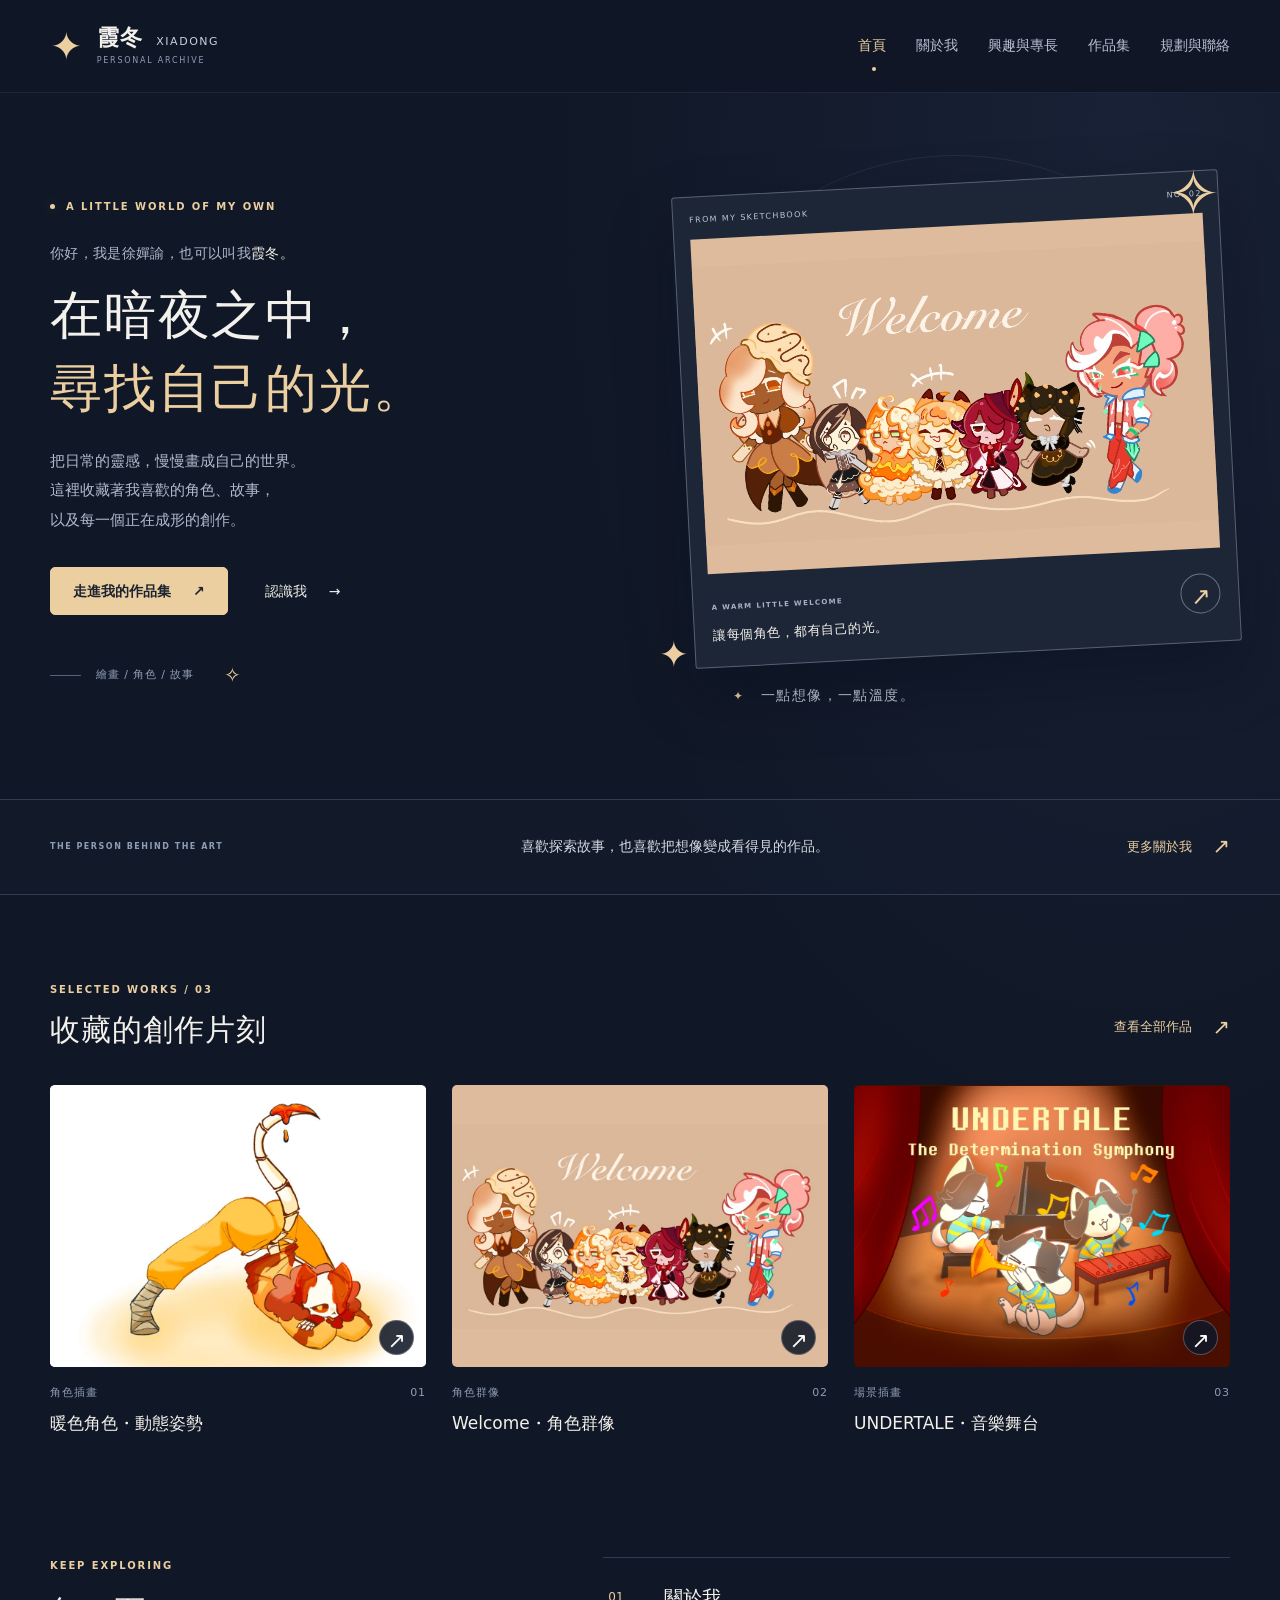
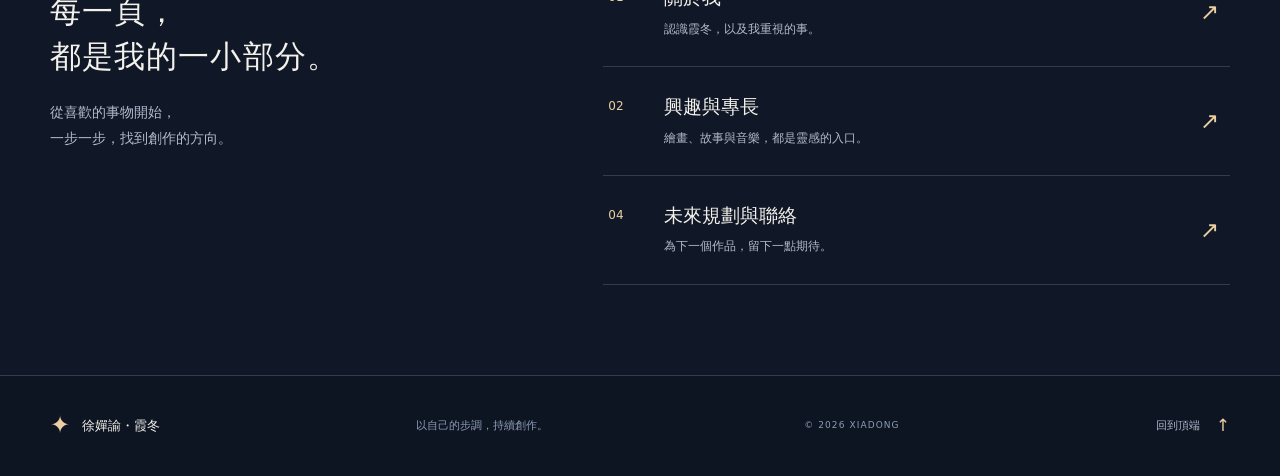
<file: index.html>
<!doctype html>
<html lang="zh-Hant" id="top">
<head>
  <meta charset="utf-8">
  <meta name="viewport" content="width=device-width, initial-scale=1">
  <meta name="theme-color" content="#101726">
  <meta name="description" content="你好，我是徐嬋諭，也可以叫我霞冬。這裡收藏我的興趣、插畫作品，以及持續學習的過程。">
  <title>徐嬋諭的個人創作檔案｜霞冬 XIADONG</title>
  <link rel="icon" href="favicon.svg" type="image/svg+xml">
  <link rel="stylesheet" href="style.css">
  <script src="script.js" defer></script>
</head>
<body data-page="index">
  <a class="skip-link" href="#main">跳到主要內容</a>
    <header class="topbar"><div class="shell navigation">
      <a class="brand" href="index.html" aria-label="霞冬，回到首頁"><span class="brand-star" aria-hidden="true">✦</span><span><strong>霞冬<span class="brand-english">XIADONG</span></strong><small>PERSONAL ARCHIVE</small></span></a>
      <button class="nav-toggle" type="button" aria-controls="main-nav" aria-expanded="false"><span class="menu-icon" aria-hidden="true"><i></i><i></i></span><span class="menu-label">選單</span></button>
      <nav id="main-nav" class="nav-links" aria-label="主要導覽"><a href="index.html" aria-current="page"><span>首頁</span></a><a href="about.html"><span>關於我</span></a><a href="interests.html"><span>興趣與專長</span></a><a href="works.html"><span>作品集</span></a><a href="contact.html"><span>規劃與聯絡</span></a></nav>
    </div></header>
  <main id="main">
  <section class="shell hero" aria-labelledby="hero-title">
    <div class="hero-copy"><div class="eyebrow"><span class="status-dot" aria-hidden="true"></span> A LITTLE WORLD OF MY OWN</div>
      <p class="hello">你好，我是徐嬋諭，也可以叫我<span>霞冬。</span></p>
      <h1 id="hero-title">在暗夜之中，<br><em>尋找自己的光。</em></h1>
      <p class="hero-description">把日常的靈感，慢慢畫成自己的世界。<br>這裡收藏著我喜歡的角色、故事，<br class="desktop-br">以及每一個正在成形的創作。</p>
      <div class="actions"><a class="btn primary" href="works.html">走進我的作品集 <span aria-hidden="true">↗</span></a><a class="btn quiet" href="about.html">認識我 <span aria-hidden="true">→</span></a></div>
      <div class="hero-bottom"><span class="small-line"></span><span>繪畫 / 角色 / 故事</span><span class="hero-small-star" aria-hidden="true">✧</span></div>
    </div>
    <div class="hero-art"><span class="art-orbit" aria-hidden="true"></span><span class="floating-star star-one" aria-hidden="true">✧</span><span class="floating-star star-two" aria-hidden="true">✦</span>
      <figure class="art-frame"><div class="frame-label"><span>FROM MY SKETCHBOOK</span><span>NO. 02</span></div><a href="works.html#work-2" class="hero-art-link"><img src="work2.jpg" alt="霞冬作品展示：米棕色背景上的七位彩色角色群像與 Welcome 字樣。" width="1024" height="556" data-portrait data-default-src="work2.jpg" data-default-alt="霞冬作品展示：米棕色背景上的七位彩色角色群像與 Welcome 字樣。" fetchpriority="high"></a><figcaption><div><span class="eyebrow">A WARM LITTLE WELCOME</span><strong data-portrait-caption>讓每個角色，都有自己的光。</strong></div><a href="works.html#work-2" aria-label="查看 Welcome 角色群像作品">↗</a></figcaption></figure>
      <div class="art-note"><span aria-hidden="true">✦</span> 一點想像，一點溫度。</div>
    </div>
  </section>
  <section class="intro-strip"><div class="shell intro-strip-inner"><span class="eyebrow">THE PERSON BEHIND THE ART</span><p>喜歡探索故事，也喜歡把想像變成看得見的作品。</p><a class="text-link" href="about.html">更多關於我 <span aria-hidden="true">↗</span></a></div></section>
  <section class="shell section-space" aria-labelledby="selected-title"><div class="section-heading"><div><div class="eyebrow">SELECTED WORKS / 03</div><h2><span id="selected-title">收藏的創作片刻</span></h2></div><a class="text-link" href="works.html">查看全部作品 <span aria-hidden="true">↗</span></a></div><div class="preview-grid"><article class="work-preview"><a class="preview-image" href="works.html#work-1"><img src="work1.jpg" alt="橘黃色角色壓低身體，尾部向上彎曲，呈現充滿張力的動態姿勢。" width="1024" height="767" loading="lazy"><span class="preview-arrow" aria-hidden="true">↗</span></a><div class="preview-meta"><span>角色插畫</span><span>01</span></div><h3><a href="works.html#work-1">暖色角色・動態姿勢</a></h3></article><article class="work-preview"><a class="preview-image" href="works.html#work-2"><img src="work2.jpg" alt="米棕色背景上的七位彩色角色群像，上方寫著 Welcome。" width="1024" height="556" loading="lazy"><span class="preview-arrow" aria-hidden="true">↗</span></a><div class="preview-meta"><span>角色群像</span><span>02</span></div><h3><a href="works.html#work-2">Welcome・角色群像</a></h3></article><article class="work-preview"><a class="preview-image" href="works.html#work-3"><img src="work3.jpg" alt="UNDERTALE 主題音樂舞台插畫，三位角色演奏樂器，四周有紅色幕簾和彩色音符。" width="1024" height="767" loading="lazy"><span class="preview-arrow" aria-hidden="true">↗</span></a><div class="preview-meta"><span>場景插畫</span><span>03</span></div><h3><a href="works.html#work-3">UNDERTALE・音樂舞台</a></h3></article></div></section>
  <section class="shell home-explore section-space-bottom" aria-label="網站內容導覽"><div class="explore-intro"><div class="eyebrow">KEEP EXPLORING</div><h2>每一頁，<br>都是我的一小部分。</h2><p>從喜歡的事物開始，<br>一步一步，找到創作的方向。</p></div><div class="explore-links"><a href="about.html"><span class="explore-number">01</span><div><h3>關於我</h3><p>認識霞冬，以及我重視的事。</p></div><span aria-hidden="true">↗</span></a><a href="interests.html"><span class="explore-number">02</span><div><h3>興趣與專長</h3><p>繪畫、故事與音樂，都是靈感的入口。</p></div><span aria-hidden="true">↗</span></a><a href="contact.html"><span class="explore-number">04</span><div><h3>未來規劃與聯絡</h3><p>為下一個作品，留下一點期待。</p></div><span aria-hidden="true">↗</span></a></div></section></main>
  <footer class="footer"><div class="shell footer-inner"><a class="footer-name" href="index.html"><span aria-hidden="true">✦</span> 徐嬋諭・霞冬</a><p>以自己的步調，持續創作。</p><span class="copyright">© 2026 XIADONG</span><a class="back-top" href="#top" aria-label="回到頁面頂端">回到頂端 <span aria-hidden="true">↑</span></a></div></footer>
  <dialog class="art-dialog" id="artwork-dialog" aria-labelledby="dialog-title"><div class="dialog-top"><div><span id="dialog-count" class="eyebrow"></span><h2 id="dialog-title"></h2></div><button class="icon-button dialog-close" type="button" aria-label="關閉作品放大視窗">×</button></div><div class="dialog-image-wrap"><img id="dialog-image" src="work1.jpg" alt=""></div><div class="dialog-bottom"><p id="dialog-description"></p><div class="dialog-controls"><button class="btn small" type="button" id="previous-art" aria-label="上一件作品">← 上一件</button><button class="btn small" type="button" id="next-art" aria-label="下一件作品">下一件 →</button></div></div></dialog>
</body>
</html>
</file>
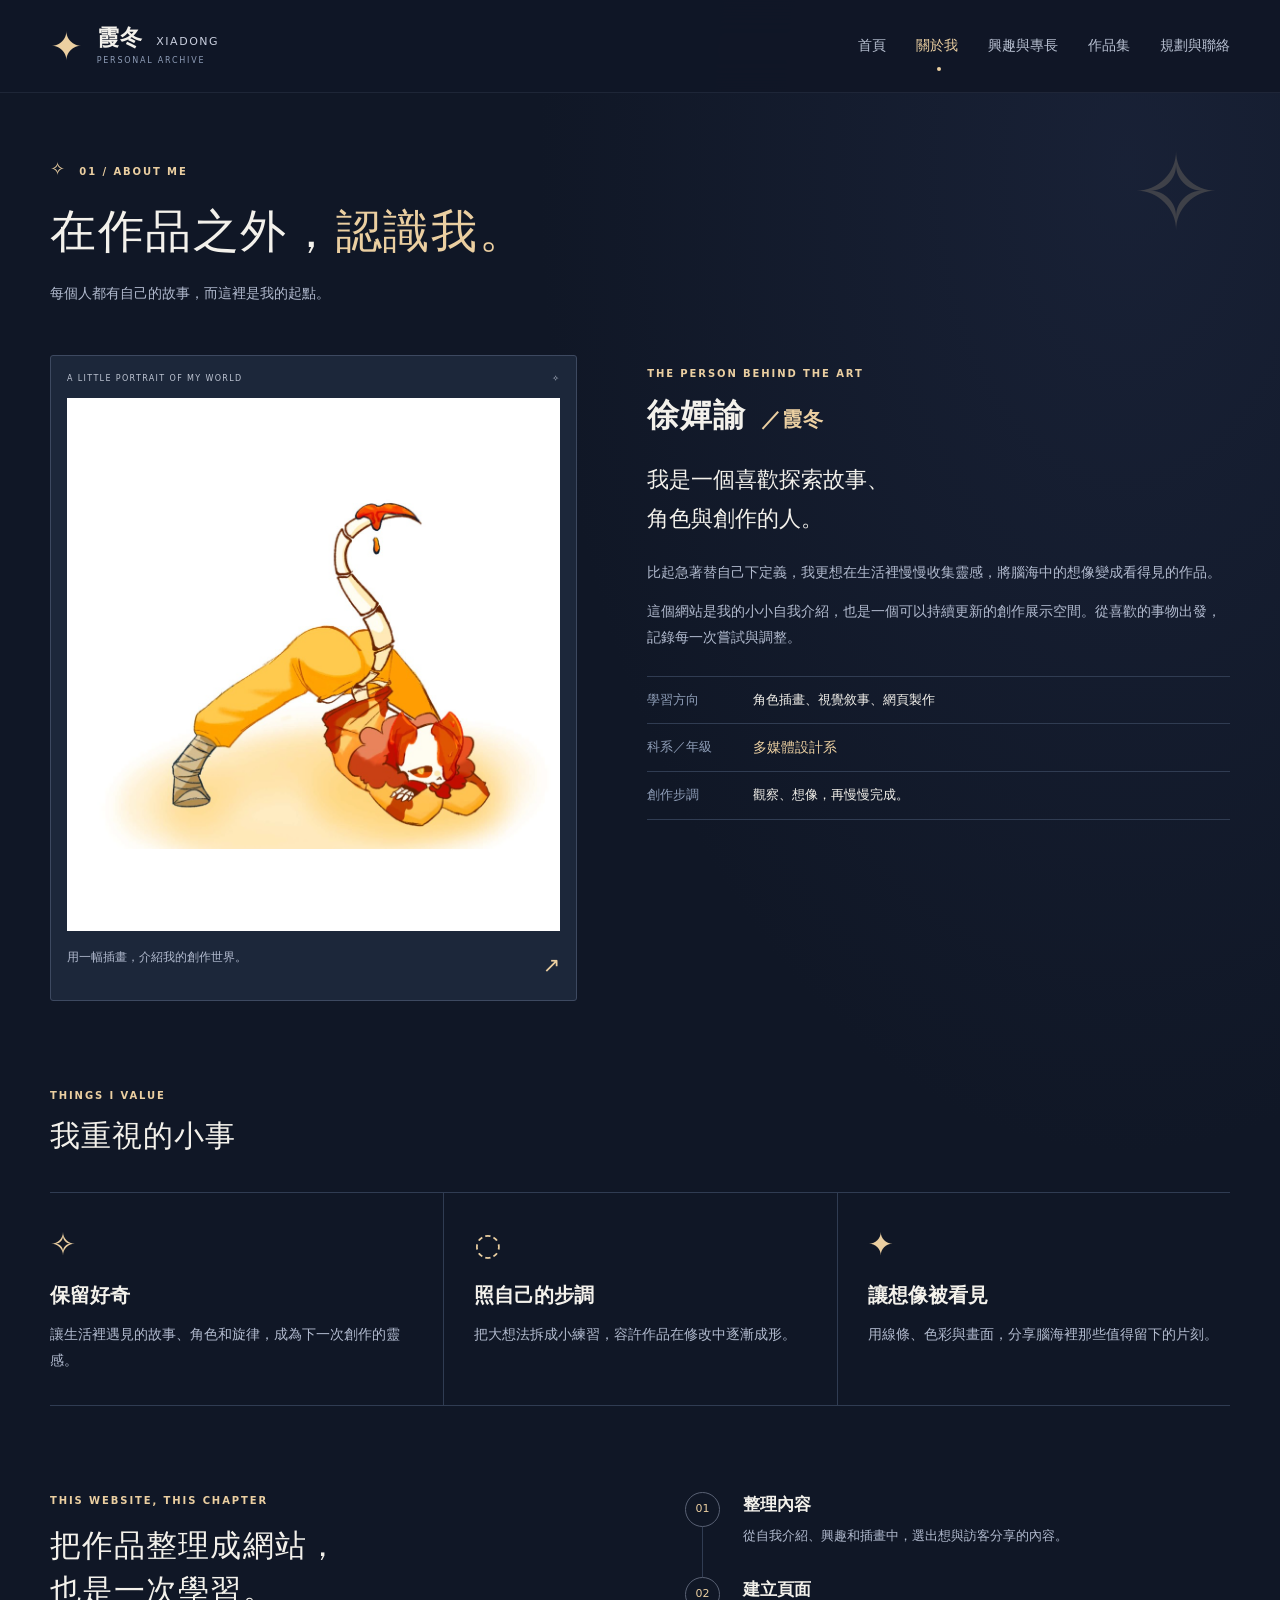
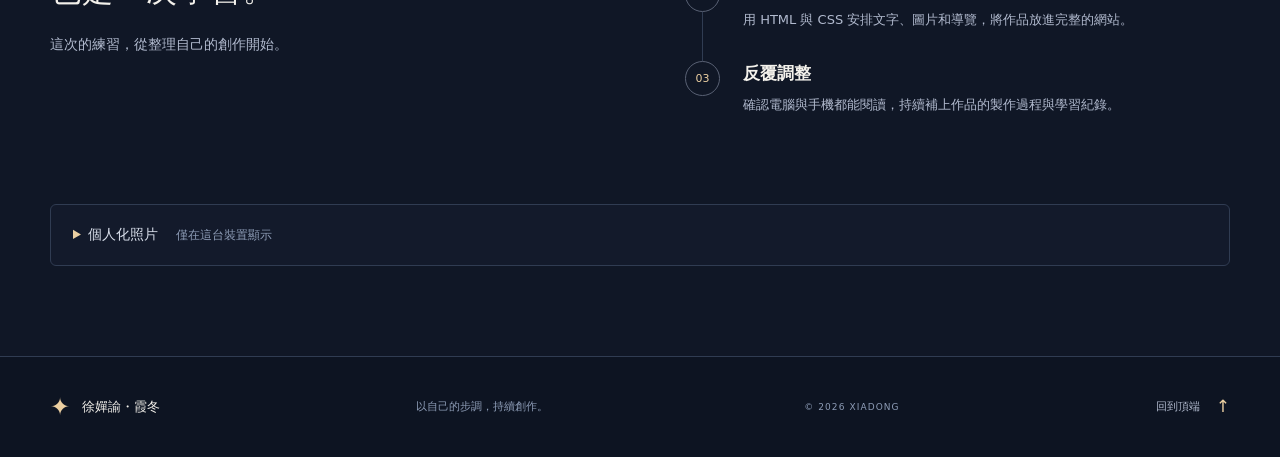
<file: about.html>
<!doctype html>
<html lang="zh-Hant" id="top">

<head>
  <meta charset="utf-8">
  <meta name="viewport" content="width=device-width, initial-scale=1">
  <meta name="theme-color" content="#101726">
  <meta name="description" content="認識徐嬋諭・霞冬：喜歡探索角色、故事與創作，以自己的步調持續學習。">
  <title>關於我｜霞冬 XIADONG</title>
  <link rel="icon" href="favicon.svg" type="image/svg+xml">
  <link rel="stylesheet" href="style.css">
  <script src="script.js" defer></script>
</head>

<body data-page="about">
  <a class="skip-link" href="#main">跳到主要內容</a>
  <header class="topbar">
    <div class="shell navigation">
      <a class="brand" href="index.html" aria-label="霞冬，回到首頁"><span class="brand-star"
          aria-hidden="true">✦</span><span><strong>霞冬<span class="brand-english">XIADONG</span></strong><small>PERSONAL
            ARCHIVE</small></span></a>
      <button class="nav-toggle" type="button" aria-controls="main-nav" aria-expanded="false"><span class="menu-icon"
          aria-hidden="true"><i></i><i></i></span><span class="menu-label">選單</span></button>
      <nav id="main-nav" class="nav-links" aria-label="主要導覽"><a href="index.html"><span>首頁</span></a><a
          href="about.html" aria-current="page"><span>關於我</span></a><a href="interests.html"><span>興趣與專長</span></a><a
          href="works.html"><span>作品集</span></a><a href="contact.html"><span>規劃與聯絡</span></a></nav>
    </div>
  </header>
  <main id="main">
    <div class="shell section-space-bottom">
      <div class="page-heading">
        <div class="eyebrow"><span class="tiny-star" aria-hidden="true">✧</span> 01 / ABOUT ME</div>
        <h1>在作品之外，<em>認識我。</em></h1>
        <p class="page-intro">每個人都有自己的故事，而這裡是我的起點。</p>
      </div>
      <section class="about-layout" aria-labelledby="about-name">
        <figure class="about-portrait">
          <div class="frame-label"><span>A LITTLE PORTRAIT OF MY WORLD</span><span>✧</span></div><img src="work1.jpg"
            alt="用來呈現創作風格的暖色角色插畫。" width="1024" height="767" data-portrait data-default-src="work1.jpg"
            data-default-alt="用來呈現創作風格的暖色角色插畫。">
          <figcaption><span data-portrait-caption>用一幅插畫，介紹我的創作世界。</span><span aria-hidden="true">↗</span></figcaption>
        </figure>
        <div class="about-copy">
          <div class="eyebrow">THE PERSON BEHIND THE ART</div>
          <h2 id="about-name">徐嬋諭<span>／霞冬</span></h2>
          <p class="large-copy">我是一個喜歡探索故事、<br>角色與創作的人。</p>
          <p>比起急著替自己下定義，我更想在生活裡慢慢收集靈感，將腦海中的想像變成看得見的作品。</p>
          <p>這個網站是我的小小自我介紹，也是一個可以持續更新的創作展示空間。從喜歡的事物出發，記錄每一次嘗試與調整。</p>
          <dl class="profile-facts">
            <div>
              <dt>學習方向</dt>
              <dd>角色插畫、視覺敘事、網頁製作</dd>
            </div>
            <div>
              <dt>科系／年級</dt>
              <dd class="pending">多媒體設計系</dd>
            </div>
            <div>
              <dt>創作步調</dt>
              <dd>觀察、想像，再慢慢完成。</dd>
            </div>
          </dl>
        </div>
      </section>
      <section class="section-space" aria-labelledby="values-title">
        <div class="section-heading">
          <div>
            <div class="eyebrow">THINGS I VALUE</div>
            <h2><span id="values-title">我重視的小事</span></h2>
          </div>
        </div>
        <div class="value-grid">
          <article><span class="value-symbol" aria-hidden="true">✧</span>
            <h3>保留好奇</h3>
            <p>讓生活裡遇見的故事、角色和旋律，成為下一次創作的靈感。</p>
          </article>
          <article><span class="value-symbol" aria-hidden="true">◌</span>
            <h3>照自己的步調</h3>
            <p>把大想法拆成小練習，容許作品在修改中逐漸成形。</p>
          </article>
          <article><span class="value-symbol" aria-hidden="true">✦</span>
            <h3>讓想像被看見</h3>
            <p>用線條、色彩與畫面，分享腦海裡那些值得留下的片刻。</p>
          </article>
        </div>
      </section>
      <section class="learning-section" aria-labelledby="journey-title">
        <div>
          <div class="eyebrow">THIS WEBSITE, THIS CHAPTER</div>
          <h2 id="journey-title">把作品整理成網站，<br>也是一次學習。</h2>
          <p>這次的練習，從整理自己的創作開始。</p>
        </div>
        <ol class="journey">
          <li><span>01</span>
            <div>
              <h3>整理內容</h3>
              <p>從自我介紹、興趣和插畫中，選出想與訪客分享的內容。</p>
            </div>
          </li>
          <li><span>02</span>
            <div>
              <h3>建立頁面</h3>
              <p>用 HTML 與 CSS 安排文字、圖片和導覽，將作品放進完整的網站。</p>
            </div>
          </li>
          <li><span>03</span>
            <div>
              <h3>反覆調整</h3>
              <p>確認電腦與手機都能閱讀，持續補上作品的製作過程與學習紀錄。</p>
            </div>
          </li>
        </ol>
      </section>
      <details class="local-panel">
        <summary>個人化照片 <span>僅在這台裝置顯示</span></summary>
        <div class="local-panel-content">
          <p>可選擇自己的照片作為首頁與本頁的形象圖。正式展示的預設圖片仍是插畫作品。</p>
          <div class="file-actions"><label class="btn small" for="portrait-input">選擇照片<input id="portrait-input"
                type="file" accept="image/jpeg,image/png,image/webp" class="visually-hidden"></label><button
              class="btn small quiet" id="reset-portrait" type="button">還原插畫</button></div>
          <p class="note">支援 JPG、PNG、WebP，限 3 MB 以內；照片僅保存於目前瀏覽器。</p>
          <p class="status-message" id="portrait-status" role="status"></p>
        </div>
      </details>
    </div>
  </main>
  <footer class="footer">
    <div class="shell footer-inner"><a class="footer-name" href="index.html"><span aria-hidden="true">✦</span>
        徐嬋諭・霞冬</a>
      <p>以自己的步調，持續創作。</p><span class="copyright">© 2026 XIADONG</span><a class="back-top" href="#top"
        aria-label="回到頁面頂端">回到頂端 <span aria-hidden="true">↑</span></a>
    </div>
  </footer>
  <dialog class="art-dialog" id="artwork-dialog" aria-labelledby="dialog-title">
    <div class="dialog-top">
      <div><span id="dialog-count" class="eyebrow"></span>
        <h2 id="dialog-title"></h2>
      </div><button class="icon-button dialog-close" type="button" aria-label="關閉作品放大視窗">×</button>
    </div>
    <div class="dialog-image-wrap"><img id="dialog-image" src="work1.jpg" alt=""></div>
    <div class="dialog-bottom">
      <p id="dialog-description"></p>
      <div class="dialog-controls"><button class="btn small" type="button" id="previous-art" aria-label="上一件作品">←
          上一件</button><button class="btn small" type="button" id="next-art" aria-label="下一件作品">下一件 →</button></div>
    </div>
  </dialog>
</body>

</html>
</file>
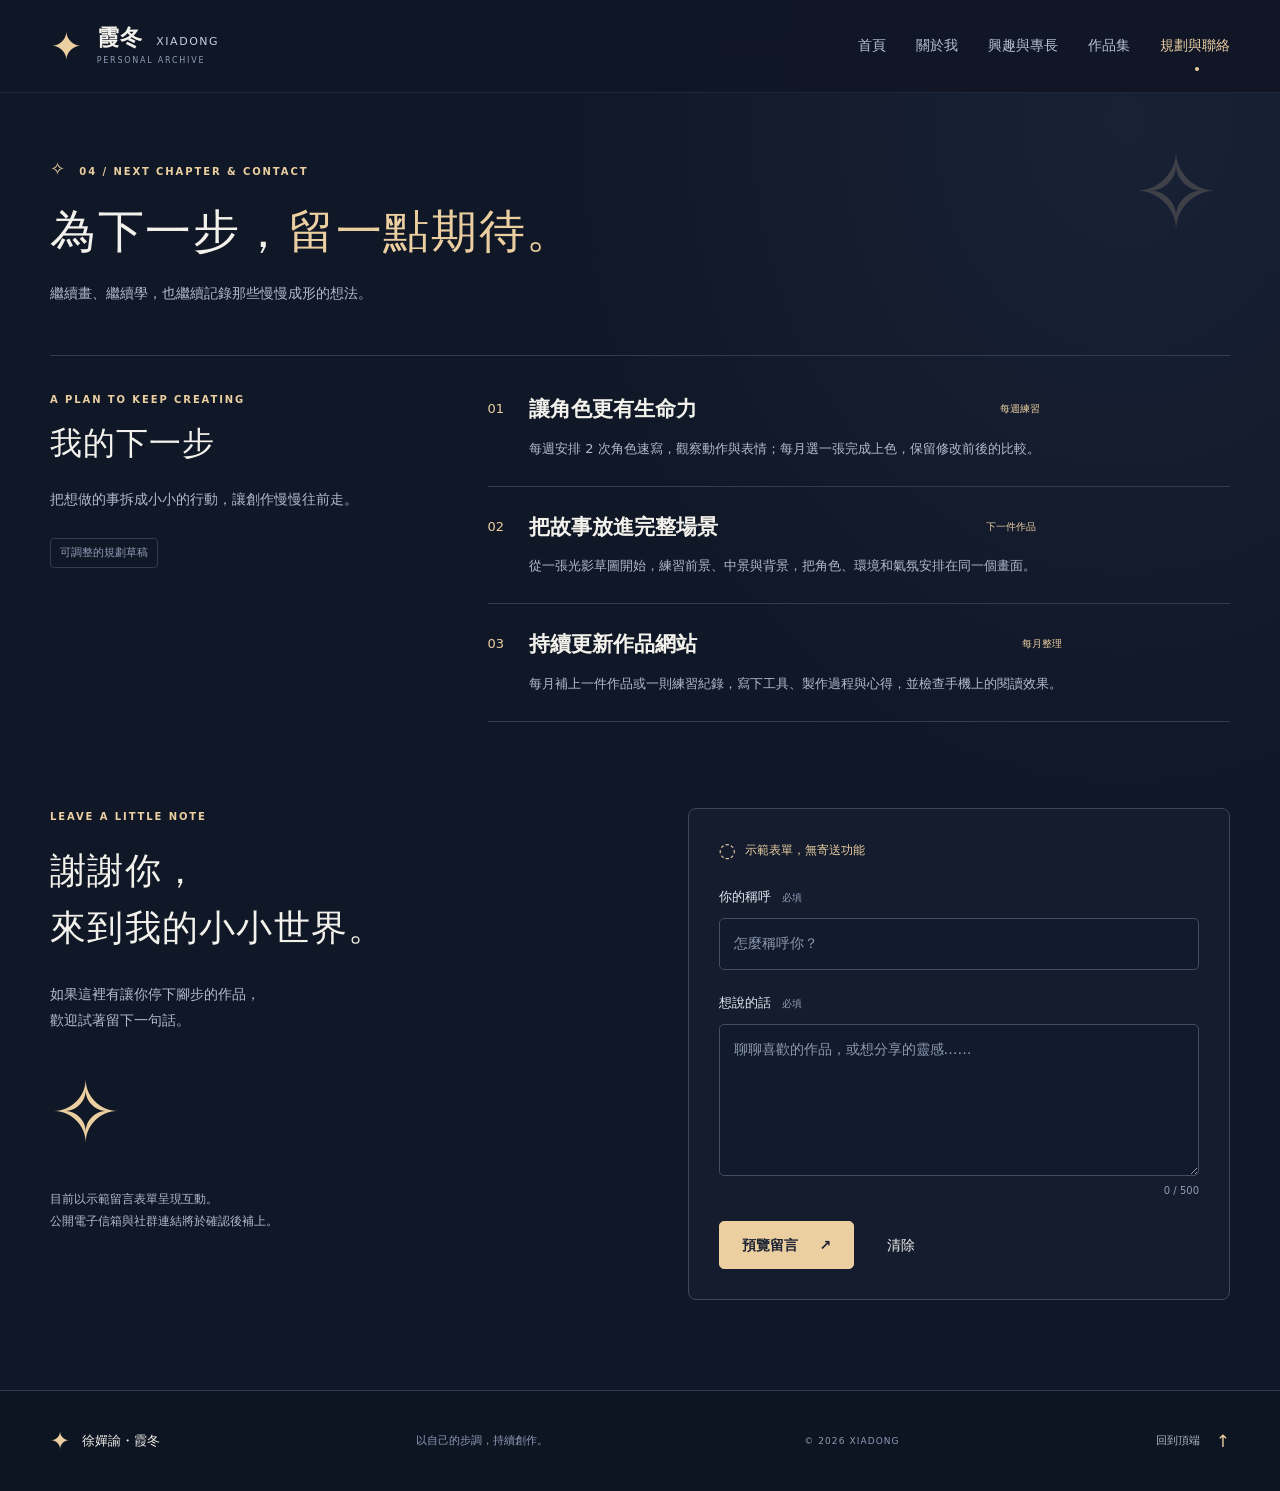
<file: contact.html>
<!doctype html>
<html lang="zh-Hant" id="top">

<head>
  <meta charset="utf-8">
  <meta name="viewport" content="width=device-width, initial-scale=1">
  <meta name="theme-color" content="#101726">
  <meta name="description" content="持續創作、練習場景與更新作品網站。透過示範留言表單預覽交流內容。">
  <title>未來規劃與聯絡我｜霞冬 XIADONG</title>
  <link rel="icon" href="favicon.svg" type="image/svg+xml">
  <link rel="stylesheet" href="style.css">
  <script src="script.js" defer></script>
</head>

<body data-page="contact">
  <a class="skip-link" href="#main">跳到主要內容</a>
  <header class="topbar">
    <div class="shell navigation">
      <a class="brand" href="index.html" aria-label="霞冬，回到首頁"><span class="brand-star"
          aria-hidden="true">✦</span><span><strong>霞冬<span class="brand-english">XIADONG</span></strong><small>PERSONAL
            ARCHIVE</small></span></a>
      <button class="nav-toggle" type="button" aria-controls="main-nav" aria-expanded="false"><span class="menu-icon"
          aria-hidden="true"><i></i><i></i></span><span class="menu-label">選單</span></button>
      <nav id="main-nav" class="nav-links" aria-label="主要導覽"><a href="index.html"><span>首頁</span></a><a
          href="about.html"><span>關於我</span></a><a href="interests.html"><span>興趣與專長</span></a><a
          href="works.html"><span>作品集</span></a><a href="contact.html" aria-current="page"><span>規劃與聯絡</span></a></nav>
    </div>
  </header>
  <main id="main">
    <div class="shell section-space-bottom">
      <div class="page-heading">
        <div class="eyebrow"><span class="tiny-star" aria-hidden="true">✧</span> 04 / NEXT CHAPTER & CONTACT</div>
        <h1>為下一步，<em>留一點期待。</em></h1>
        <p class="page-intro">繼續畫、繼續學，也繼續記錄那些慢慢成形的想法。</p>
      </div>
      <section class="goals-section" aria-labelledby="goals-title">
        <div class="goals-intro">
          <div class="eyebrow">A PLAN TO KEEP CREATING</div>
          <h2 id="goals-title">我的下一步</h2>
          <p>把想做的事拆成小小的行動，讓創作慢慢往前走。</p><span class="draft-label">可調整的規劃草稿</span>
        </div>
        <ol class="goals-list">
          <li><span class="goal-index">01</span>
            <div>
              <div class="goal-top">
                <h3>讓角色更有生命力</h3><span>每週練習</span>
              </div>
              <p>每週安排 2 次角色速寫，觀察動作與表情；每月選一張完成上色，保留修改前後的比較。</p>
            </div>
          </li>
          <li><span class="goal-index">02</span>
            <div>
              <div class="goal-top">
                <h3>把故事放進完整場景</h3><span>下一件作品</span>
              </div>
              <p>從一張光影草圖開始，練習前景、中景與背景，把角色、環境和氣氛安排在同一個畫面。</p>
            </div>
          </li>
          <li><span class="goal-index">03</span>
            <div>
              <div class="goal-top">
                <h3>持續更新作品網站</h3><span>每月整理</span>
              </div>
              <p>每月補上一件作品或一則練習紀錄，寫下工具、製作過程與心得，並檢查手機上的閱讀效果。</p>
            </div>
          </li>
        </ol>
      </section>
      <section class="contact-section section-space" aria-labelledby="contact-title">
        <div class="contact-copy">
          <div class="eyebrow">LEAVE A LITTLE NOTE</div>
          <h2 id="contact-title">謝謝你，<br>來到我的小小世界。</h2>
          <p>如果這裡有讓你停下腳步的作品，<br>歡迎試著留下一句話。</p>
          <div class="contact-star" aria-hidden="true">✧</div>
          <p class="note">目前以示範留言表單呈現互動。<br>公開電子信箱與社群連結將於確認後補上。</p>
        </div>
        <div class="contact-form-panel">
          <div class="demo-label"><span aria-hidden="true">◌</span> 示範表單，無寄送功能</div>
          <form id="contact-form">
            <div class="field"><label for="visitor">你的稱呼 <span>必填</span></label><input id="visitor" type="text" required
                maxlength="40" placeholder="怎麼稱呼你？" autocomplete="off"></div>
            <div class="field"><label for="message">想說的話 <span>必填</span></label><textarea id="message" required rows="5"
                maxlength="500" placeholder="聊聊喜歡的作品，或想分享的靈感……" aria-describedby="message-count"></textarea><span
                class="character-count" id="message-count">0 / 500</span></div>
            <div class="form-actions"><button class="btn primary" id="preview-message" type="submit" disabled>預覽留言 <span
                  aria-hidden="true">↗</span></button><button class="btn quiet" type="reset">清除</button></div><noscript>
              <p class="note">請開啟 JavaScript 才能使用留言預覽。此表單沒有寄送功能。</p>
            </noscript>
            <div id="message-preview" class="message-preview" role="status" aria-live="polite" hidden>
              <p class="preview-status">留言預覽完成，內容沒有寄出。</p><strong id="preview-author"></strong>
              <p id="preview-content"></p>
            </div>
          </form>
        </div>
      </section>
    </div>
  </main>
  <footer class="footer">
    <div class="shell footer-inner"><a class="footer-name" href="index.html"><span aria-hidden="true">✦</span>
        徐嬋諭・霞冬</a>
      <p>以自己的步調，持續創作。</p><span class="copyright">© 2026 XIADONG</span><a class="back-top" href="#top"
        aria-label="回到頁面頂端">回到頂端 <span aria-hidden="true">↑</span></a>
    </div>
  </footer>
  <dialog class="art-dialog" id="artwork-dialog" aria-labelledby="dialog-title">
    <div class="dialog-top">
      <div><span id="dialog-count" class="eyebrow"></span>
        <h2 id="dialog-title"></h2>
      </div><button class="icon-button dialog-close" type="button" aria-label="關閉作品放大視窗">×</button>
    </div>
    <div class="dialog-image-wrap"><img id="dialog-image" src="work1.jpg" alt=""></div>
    <div class="dialog-bottom">
      <p id="dialog-description"></p>
      <div class="dialog-controls"><button class="btn small" type="button" id="previous-art" aria-label="上一件作品">←
          上一件</button><button class="btn small" type="button" id="next-art" aria-label="下一件作品">下一件 →</button></div>
    </div>
  </dialog>
</body>

</html>
</file>
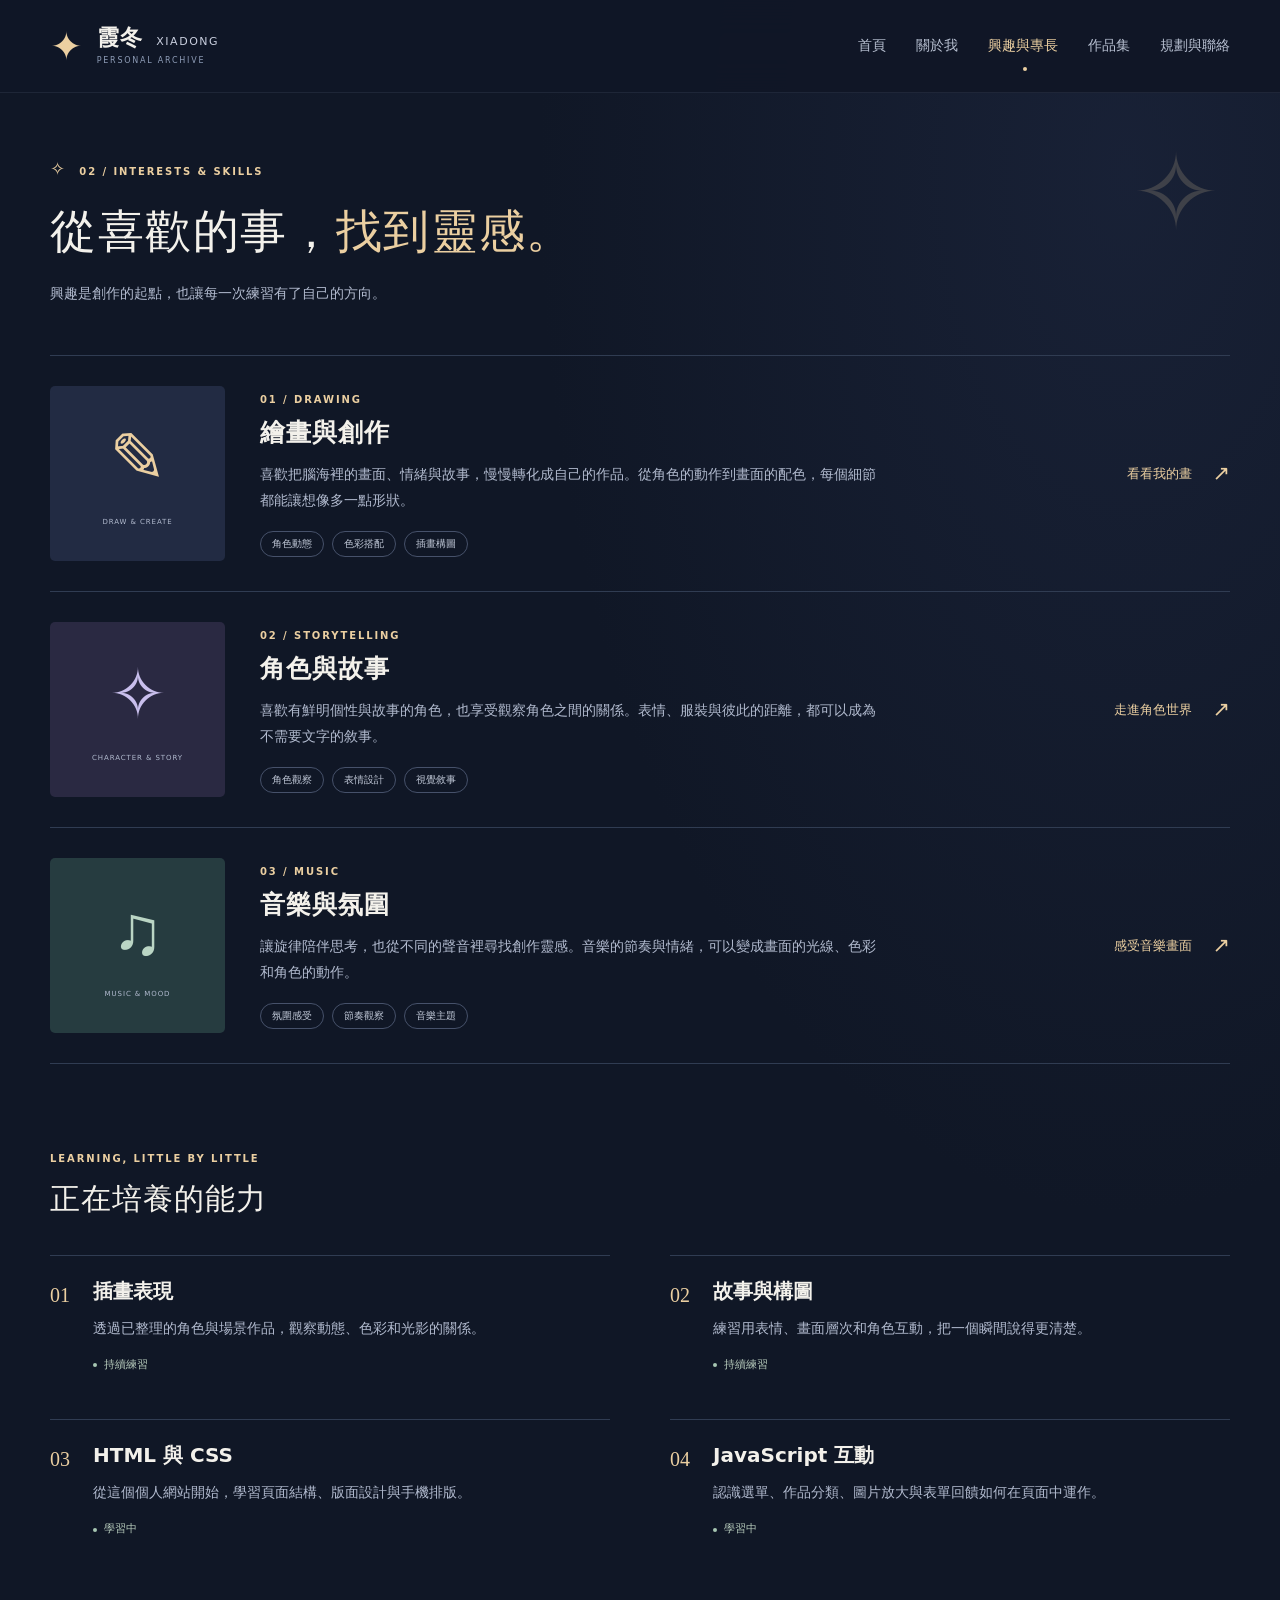
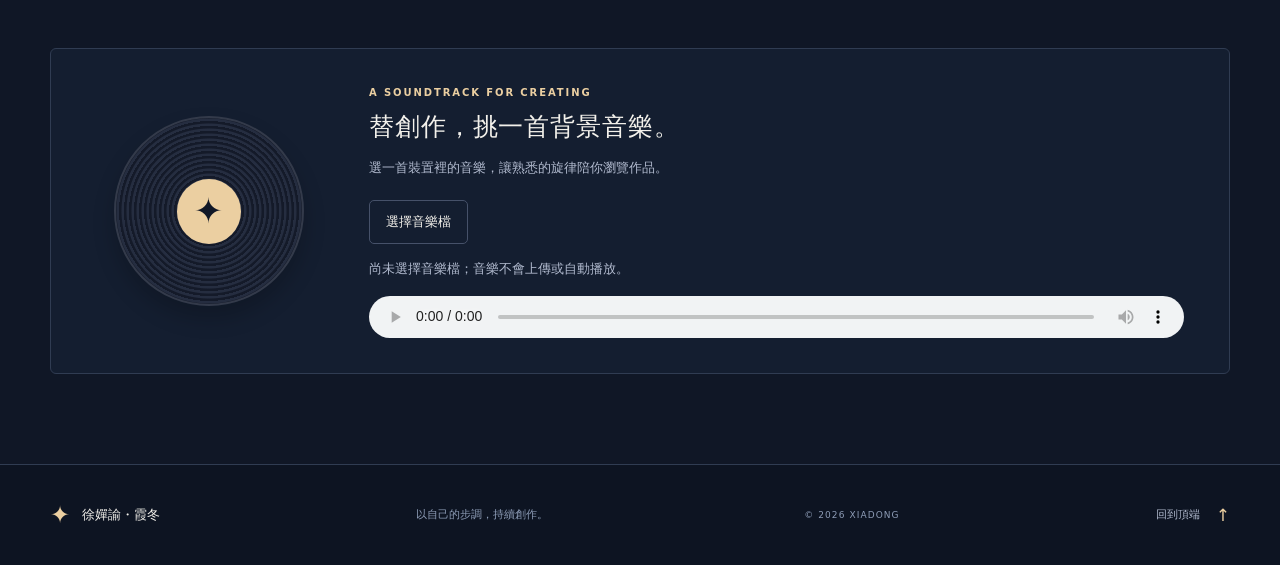
<file: interests.html>
<!doctype html>
<html lang="zh-Hant" id="top">
<head>
  <meta charset="utf-8">
  <meta name="viewport" content="width=device-width, initial-scale=1">
  <meta name="theme-color" content="#101726">
  <meta name="description" content="繪畫與創作、角色與故事、音樂與氛圍，以及持續培養中的插畫與網頁能力。">
  <title>興趣與專長｜霞冬 XIADONG</title>
  <link rel="icon" href="favicon.svg" type="image/svg+xml">
  <link rel="stylesheet" href="style.css">
  <script src="script.js" defer></script>
</head>
<body data-page="interests">
  <a class="skip-link" href="#main">跳到主要內容</a>
    <header class="topbar"><div class="shell navigation">
      <a class="brand" href="index.html" aria-label="霞冬，回到首頁"><span class="brand-star" aria-hidden="true">✦</span><span><strong>霞冬<span class="brand-english">XIADONG</span></strong><small>PERSONAL ARCHIVE</small></span></a>
      <button class="nav-toggle" type="button" aria-controls="main-nav" aria-expanded="false"><span class="menu-icon" aria-hidden="true"><i></i><i></i></span><span class="menu-label">選單</span></button>
      <nav id="main-nav" class="nav-links" aria-label="主要導覽"><a href="index.html"><span>首頁</span></a><a href="about.html"><span>關於我</span></a><a href="interests.html" aria-current="page"><span>興趣與專長</span></a><a href="works.html"><span>作品集</span></a><a href="contact.html"><span>規劃與聯絡</span></a></nav>
    </div></header>
  <main id="main">
  <div class="shell section-space-bottom"><div class="page-heading"><div class="eyebrow"><span class="tiny-star" aria-hidden="true">✧</span> 02 / INTERESTS & SKILLS</div><h1>從喜歡的事，<em>找到靈感。</em></h1><p class="page-intro">興趣是創作的起點，也讓每一次練習有了自己的方向。</p></div>
    <section class="interest-list" aria-label="三個興趣主題"><article class="interest-row"><div class="interest-illustration interest-drawing" aria-hidden="true"><span>✎</span><small>DRAW & CREATE</small></div><div class="interest-copy"><div class="eyebrow">01 / DRAWING</div><h2>繪畫與創作</h2><p>喜歡把腦海裡的畫面、情緒與故事，慢慢轉化成自己的作品。從角色的動作到畫面的配色，每個細節都能讓想像多一點形狀。</p><div class="tag-list"><span>角色動態</span><span>色彩搭配</span><span>插畫構圖</span></div></div><a class="text-link" href="works.html#work-1">看看我的畫 <span aria-hidden="true">↗</span></a></article>
    <article class="interest-row"><div class="interest-illustration interest-story" aria-hidden="true"><span>✧</span><small>CHARACTER & STORY</small></div><div class="interest-copy"><div class="eyebrow">02 / STORYTELLING</div><h2>角色與故事</h2><p>喜歡有鮮明個性與故事的角色，也享受觀察角色之間的關係。表情、服裝與彼此的距離，都可以成為不需要文字的敘事。</p><div class="tag-list"><span>角色觀察</span><span>表情設計</span><span>視覺敘事</span></div></div><a class="text-link" href="works.html#work-2">走進角色世界 <span aria-hidden="true">↗</span></a></article>
    <article class="interest-row"><div class="interest-illustration interest-music" aria-hidden="true"><span>♫</span><small>MUSIC & MOOD</small></div><div class="interest-copy"><div class="eyebrow">03 / MUSIC</div><h2>音樂與氛圍</h2><p>讓旋律陪伴思考，也從不同的聲音裡尋找創作靈感。音樂的節奏與情緒，可以變成畫面的光線、色彩和角色的動作。</p><div class="tag-list"><span>氛圍感受</span><span>節奏觀察</span><span>音樂主題</span></div></div><a class="text-link" href="works.html#work-3">感受音樂畫面 <span aria-hidden="true">↗</span></a></article></section>
    <section class="section-space" aria-labelledby="skills-title"><div class="section-heading"><div><div class="eyebrow">LEARNING, LITTLE BY LITTLE</div><h2><span id="skills-title">正在培養的能力</span></h2></div></div><div class="skills-grid"><article class="skill-item"><span class="skill-number">01</span><div><h3>插畫表現</h3><p>透過已整理的角色與場景作品，觀察動態、色彩和光影的關係。</p><span class="skill-state">持續練習</span></div></article><article class="skill-item"><span class="skill-number">02</span><div><h3>故事與構圖</h3><p>練習用表情、畫面層次和角色互動，把一個瞬間說得更清楚。</p><span class="skill-state">持續練習</span></div></article><article class="skill-item"><span class="skill-number">03</span><div><h3>HTML 與 CSS</h3><p>從這個個人網站開始，學習頁面結構、版面設計與手機排版。</p><span class="skill-state">學習中</span></div></article><article class="skill-item"><span class="skill-number">04</span><div><h3>JavaScript 互動</h3><p>認識選單、作品分類、圖片放大與表單回饋如何在頁面中運作。</p><span class="skill-state">學習中</span></div></article></div></section>
    <section class="music-panel" aria-labelledby="music-title"><div class="music-graphic" aria-hidden="true"><div class="record"><span>✦</span></div></div><div class="music-copy"><div class="eyebrow">A SOUNDTRACK FOR CREATING</div><h2 id="music-title">替創作，挑一首背景音樂。</h2><p>選一首裝置裡的音樂，讓熟悉的旋律陪你瀏覽作品。</p><label class="btn small" for="music-input">選擇音樂檔<input id="music-input" type="file" accept="audio/*" class="visually-hidden"></label><p id="music-name" class="note" role="status">尚未選擇音樂檔；音樂不會上傳或自動播放。</p><audio id="audio-player" controls preload="none" aria-label="本機音樂播放器"></audio></div></section>
  </div></main>
  <footer class="footer"><div class="shell footer-inner"><a class="footer-name" href="index.html"><span aria-hidden="true">✦</span> 徐嬋諭・霞冬</a><p>以自己的步調，持續創作。</p><span class="copyright">© 2026 XIADONG</span><a class="back-top" href="#top" aria-label="回到頁面頂端">回到頂端 <span aria-hidden="true">↑</span></a></div></footer>
  <dialog class="art-dialog" id="artwork-dialog" aria-labelledby="dialog-title"><div class="dialog-top"><div><span id="dialog-count" class="eyebrow"></span><h2 id="dialog-title"></h2></div><button class="icon-button dialog-close" type="button" aria-label="關閉作品放大視窗">×</button></div><div class="dialog-image-wrap"><img id="dialog-image" src="work1.jpg" alt=""></div><div class="dialog-bottom"><p id="dialog-description"></p><div class="dialog-controls"><button class="btn small" type="button" id="previous-art" aria-label="上一件作品">← 上一件</button><button class="btn small" type="button" id="next-art" aria-label="下一件作品">下一件 →</button></div></div></dialog>
</body>
</html>
</file>
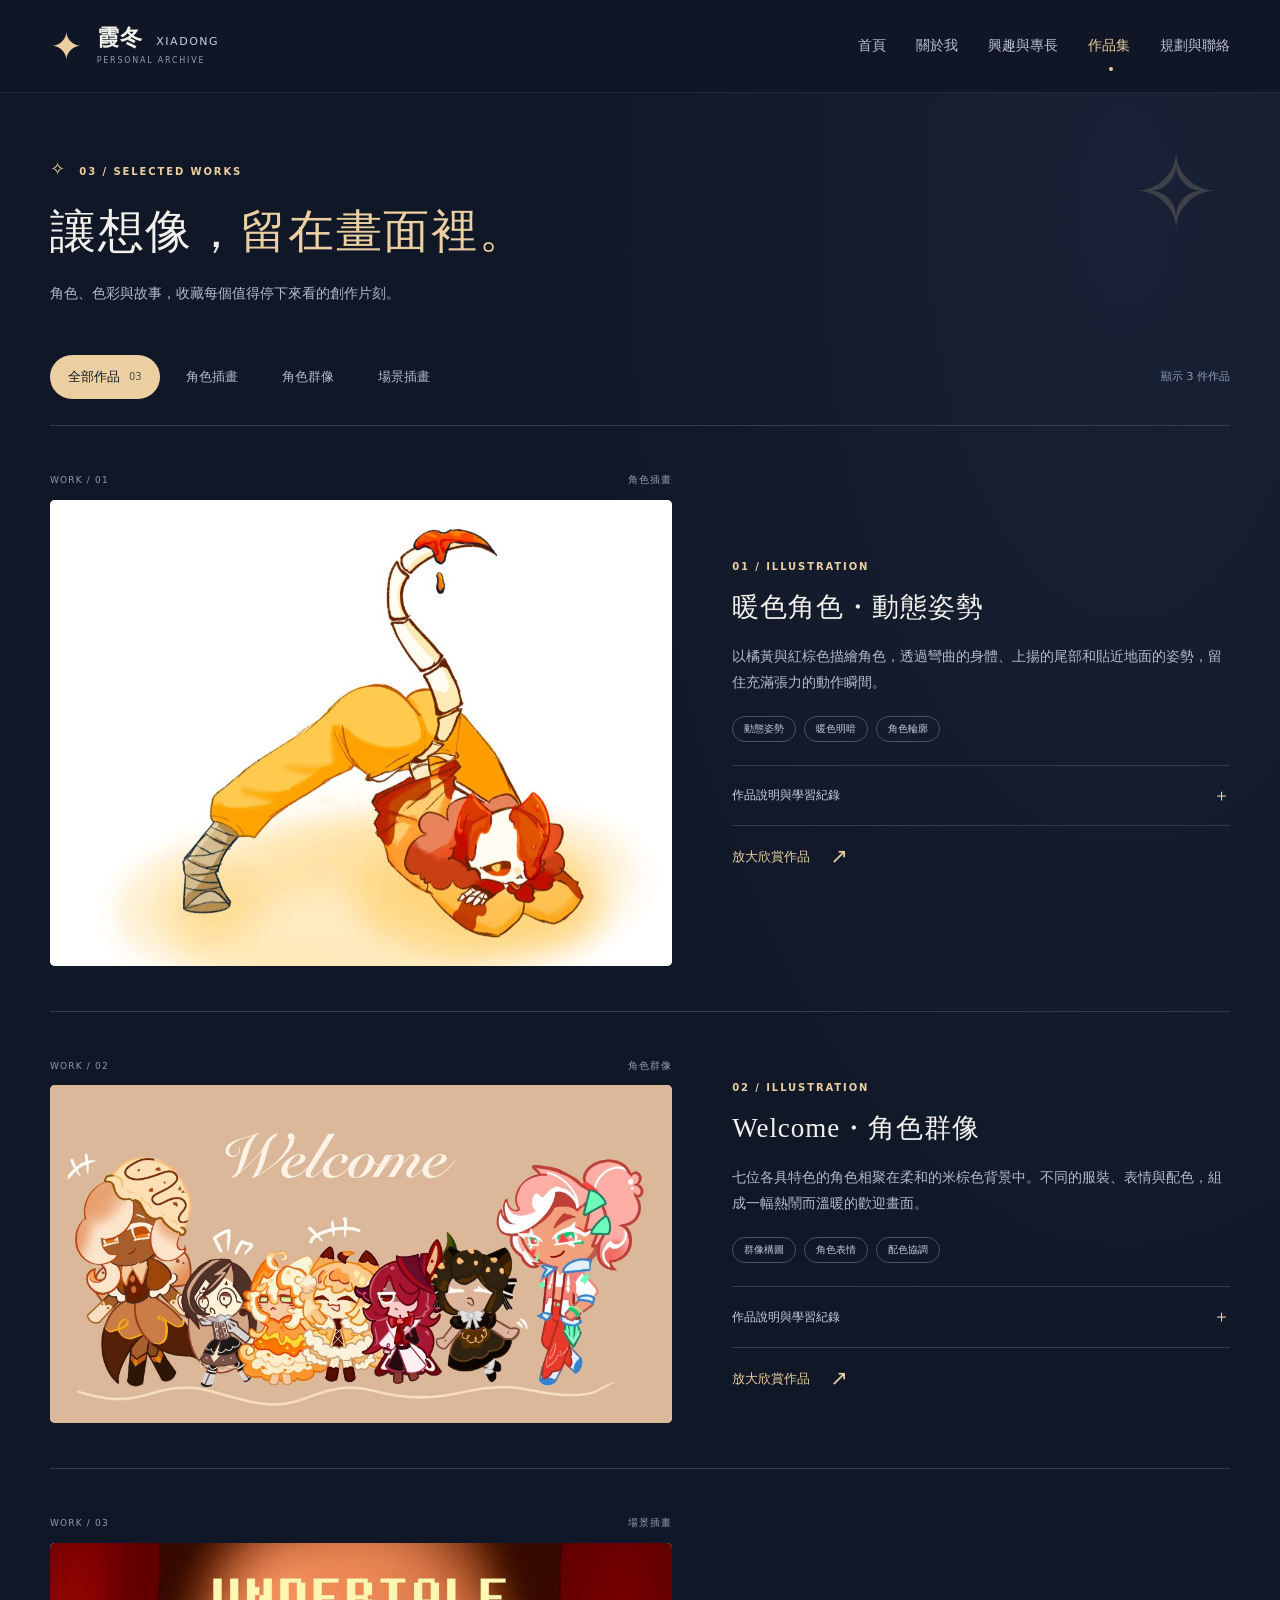
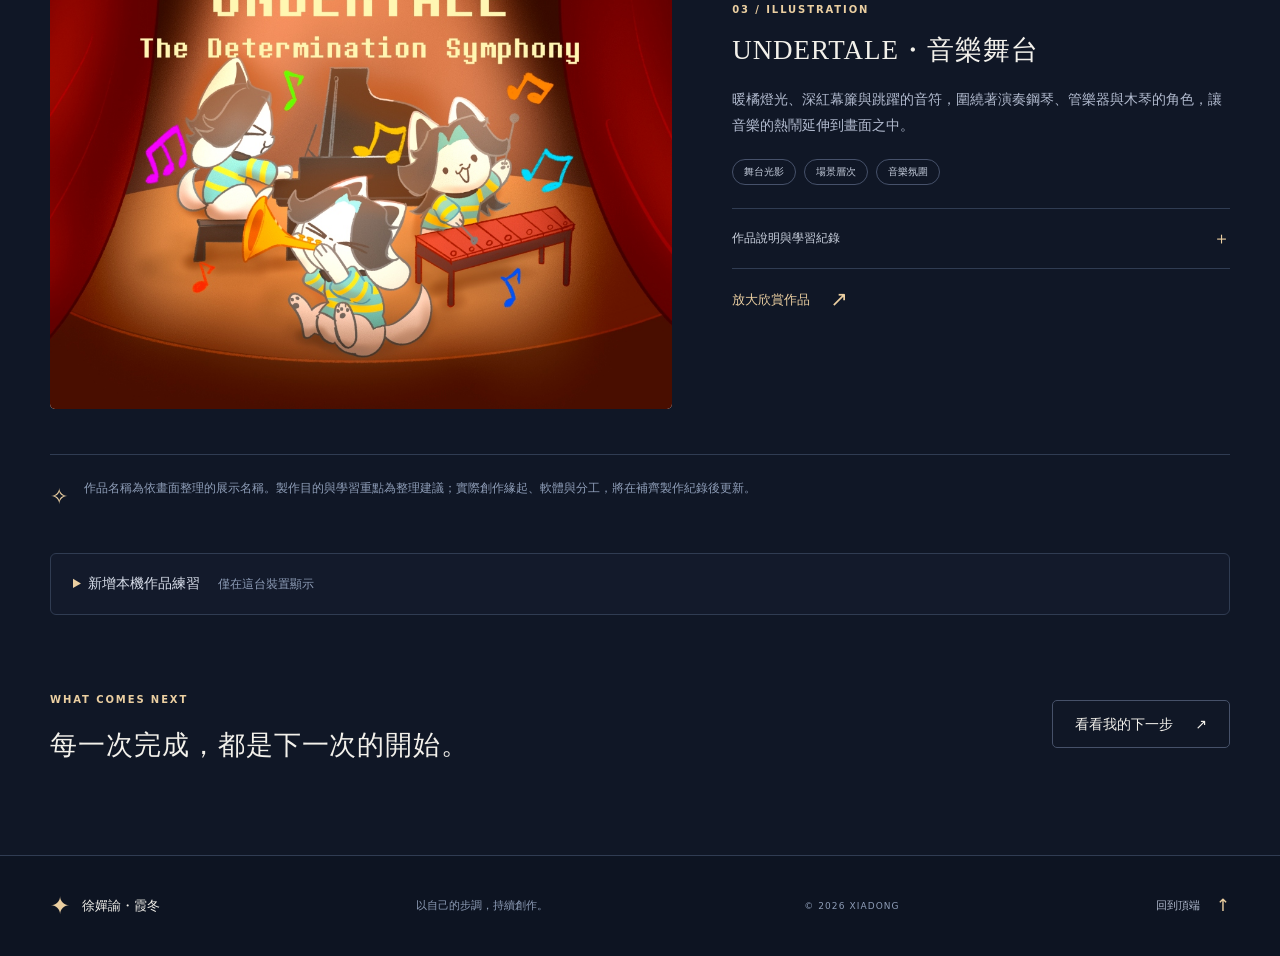
<file: works.html>
<!doctype html>
<html lang="zh-Hant" id="top">
<head>
  <meta charset="utf-8">
  <meta name="viewport" content="width=device-width, initial-scale=1">
  <meta name="theme-color" content="#101726">
  <meta name="description" content="三件插畫作品：暖色角色動態、Welcome 角色群像、UNDERTALE 音樂舞台。展示創作與學習重點。">
  <title>學習成果與作品集｜霞冬 XIADONG</title>
  <link rel="icon" href="favicon.svg" type="image/svg+xml">
  <link rel="stylesheet" href="style.css">
  <script src="script.js" defer></script>
</head>
<body data-page="works">
  <a class="skip-link" href="#main">跳到主要內容</a>
    <header class="topbar"><div class="shell navigation">
      <a class="brand" href="index.html" aria-label="霞冬，回到首頁"><span class="brand-star" aria-hidden="true">✦</span><span><strong>霞冬<span class="brand-english">XIADONG</span></strong><small>PERSONAL ARCHIVE</small></span></a>
      <button class="nav-toggle" type="button" aria-controls="main-nav" aria-expanded="false"><span class="menu-icon" aria-hidden="true"><i></i><i></i></span><span class="menu-label">選單</span></button>
      <nav id="main-nav" class="nav-links" aria-label="主要導覽"><a href="index.html"><span>首頁</span></a><a href="about.html"><span>關於我</span></a><a href="interests.html"><span>興趣與專長</span></a><a href="works.html" aria-current="page"><span>作品集</span></a><a href="contact.html"><span>規劃與聯絡</span></a></nav>
    </div></header>
  <main id="main">
  <div class="shell section-space-bottom"><div class="page-heading"><div class="eyebrow"><span class="tiny-star" aria-hidden="true">✧</span> 03 / SELECTED WORKS</div><h1>讓想像，<em>留在畫面裡。</em></h1><p class="page-intro">角色、色彩與故事，收藏每個值得停下來看的創作片刻。</p></div>
    <div class="portfolio-toolbar"><div class="filter-list" role="group" aria-label="作品分類"><button class="filter active" type="button" data-filter="all" aria-pressed="true">全部作品 <span>03</span></button><button class="filter" type="button" data-filter="character" aria-pressed="false">角色插畫</button><button class="filter" type="button" data-filter="group" aria-pressed="false">角色群像</button><button class="filter" type="button" data-filter="scene" aria-pressed="false">場景插畫</button></div><span class="work-count" id="portfolio-count" role="status">顯示 3 件作品</span></div>
    <div class="portfolio-list"><article class="work-entry" id="work-1" data-category="character"><div class="work-art"><div class="work-image-top"><span>WORK / 01</span><span>角色插畫</span></div><a class="art-open " href="work1.jpg" data-art-title="暖色角色・動態姿勢" data-art-description="以橘黃與紅棕色描繪角色，透過彎曲的身體、上揚的尾部和貼近地面的姿勢，留住充滿張力的動作瞬間。" aria-label="放大查看：暖色角色・動態姿勢"><img src="work1.jpg" alt="橘黃色角色壓低身體，尾部向上彎曲，呈現充滿張力的動態姿勢。" width="1024" height="767" loading="lazy"><span class="image-zoom" aria-hidden="true">放大作品 ↗</span></a></div><div class="work-copy"><div class="eyebrow">01 / ILLUSTRATION</div><h2>暖色角色・動態姿勢</h2><p>以橘黃與紅棕色描繪角色，透過彎曲的身體、上揚的尾部和貼近地面的姿勢，留住充滿張力的動作瞬間。</p><div class="tag-list"><span>動態姿勢</span><span>暖色明暗</span><span>角色輪廓</span></div><details class="work-details"><summary>作品說明與學習紀錄 <span aria-hidden="true">＋</span></summary><dl><div><dt>製作目的<span>整理建議</span></dt><dd>練習角色的動作表現，讓身體曲線與色彩共同傳達張力。</dd></div><div><dt>使用工具</dt><dd class="pending">繪圖軟體／媒材待補充</dd></div><div><dt>負責部分</dt><dd class="pending">個人／合作分工待補充</dd></div><div><dt>學習心得<span>畫面觀察</span></dt><dd>清楚的外輪廓與重心安排，能讓大幅度的動作更容易被讀懂。</dd></div></dl></details><a class="text-link art-open" href="work1.jpg" data-art-title="暖色角色・動態姿勢" data-art-description="以橘黃與紅棕色描繪角色，透過彎曲的身體、上揚的尾部和貼近地面的姿勢，留住充滿張力的動作瞬間。">放大欣賞作品 <span aria-hidden="true">↗</span></a></div></article><article class="work-entry" id="work-2" data-category="group"><div class="work-art"><div class="work-image-top"><span>WORK / 02</span><span>角色群像</span></div><a class="art-open " href="work2.jpg" data-art-title="Welcome・角色群像" data-art-description="七位各具特色的角色相聚在柔和的米棕色背景中。不同的服裝、表情與配色，組成一幅熱鬧而溫暖的歡迎畫面。" aria-label="放大查看：Welcome・角色群像"><img src="work2.jpg" alt="米棕色背景上的七位彩色角色群像，上方寫著 Welcome。" width="1024" height="556" loading="lazy"><span class="image-zoom" aria-hidden="true">放大作品 ↗</span></a></div><div class="work-copy"><div class="eyebrow">02 / ILLUSTRATION</div><h2>Welcome・角色群像</h2><p>七位各具特色的角色相聚在柔和的米棕色背景中。不同的服裝、表情與配色，組成一幅熱鬧而溫暖的歡迎畫面。</p><div class="tag-list"><span>群像構圖</span><span>角色表情</span><span>配色協調</span></div><details class="work-details"><summary>作品說明與學習紀錄 <span aria-hidden="true">＋</span></summary><dl><div><dt>製作目的<span>整理建議</span></dt><dd>練習多角色的比例、間距與配色，整理出有節奏的橫向構圖。</dd></div><div><dt>使用工具</dt><dd class="pending">繪圖軟體／媒材待補充</dd></div><div><dt>負責部分</dt><dd class="pending">個人／合作分工待補充</dd></div><div><dt>學習心得<span>畫面觀察</span></dt><dd>透過高低變化和色彩差異，群像也能讓每個角色保有辨識度。</dd></div></dl></details><a class="text-link art-open" href="work2.jpg" data-art-title="Welcome・角色群像" data-art-description="七位各具特色的角色相聚在柔和的米棕色背景中。不同的服裝、表情與配色，組成一幅熱鬧而溫暖的歡迎畫面。">放大欣賞作品 <span aria-hidden="true">↗</span></a></div></article><article class="work-entry" id="work-3" data-category="scene"><div class="work-art"><div class="work-image-top"><span>WORK / 03</span><span>場景插畫</span></div><a class="art-open " href="work3.jpg" data-art-title="UNDERTALE・音樂舞台" data-art-description="暖橘燈光、深紅幕簾與跳躍的音符，圍繞著演奏鋼琴、管樂器與木琴的角色，讓音樂的熱鬧延伸到畫面之中。" aria-label="放大查看：UNDERTALE・音樂舞台"><img src="work3.jpg" alt="UNDERTALE 主題音樂舞台插畫，三位角色演奏樂器，四周有紅色幕簾和彩色音符。" width="1024" height="767" loading="lazy"><span class="image-zoom" aria-hidden="true">放大作品 ↗</span></a></div><div class="work-copy"><div class="eyebrow">03 / ILLUSTRATION</div><h2>UNDERTALE・音樂舞台</h2><p>暖橘燈光、深紅幕簾與跳躍的音符，圍繞著演奏鋼琴、管樂器與木琴的角色，讓音樂的熱鬧延伸到畫面之中。</p><div class="tag-list"><span>舞台光影</span><span>場景層次</span><span>音樂氛圍</span></div><details class="work-details"><summary>作品說明與學習紀錄 <span aria-hidden="true">＋</span></summary><dl><div><dt>製作目的<span>整理建議</span></dt><dd>練習把角色放進完整場景，以燈光和樂器互動表現合奏氣氛。</dd></div><div><dt>使用工具</dt><dd class="pending">繪圖軟體／媒材待補充</dd></div><div><dt>負責部分</dt><dd class="pending">個人／合作分工待補充</dd></div><div><dt>學習心得<span>畫面觀察</span></dt><dd>利用光源與前後層次安排視線，可以讓多角色的場景更有故事感。</dd></div></dl></details><a class="text-link art-open" href="work3.jpg" data-art-title="UNDERTALE・音樂舞台" data-art-description="暖橘燈光、深紅幕簾與跳躍的音符，圍繞著演奏鋼琴、管樂器與木琴的角色，讓音樂的熱鬧延伸到畫面之中。">放大欣賞作品 <span aria-hidden="true">↗</span></a></div></article></div>
    <aside class="editorial-note"><span aria-hidden="true">✧</span><p>作品名稱為依畫面整理的展示名稱。製作目的與學習重點為整理建議；實際創作緣起、軟體與分工，將在補齊製作紀錄後更新。</p></aside>
    <details class="local-panel"><summary>新增本機作品練習 <span>僅在這台裝置顯示</span></summary><div class="local-panel-content"><p>想試著整理下一件作品？填入名稱、簡介與圖片，練習自己的作品卡片。</p><form id="local-work-form"><div class="form-grid"><div class="field"><label for="local-title">作品名稱 <span>必填</span></label><input id="local-title" required maxlength="70" placeholder="為你的作品取個名字"></div><div class="field"><label for="local-image">作品圖片 <span>必填</span></label><input id="local-image" type="file" accept="image/jpeg,image/png,image/webp" required></div></div><div class="field"><label for="local-description">作品介紹</label><textarea id="local-description" rows="3" maxlength="500" placeholder="記下創作目的、使用工具、負責部分與學習心得。"></textarea></div><button class="btn small primary" type="submit" disabled>加入本機練習</button><p class="note">支援 JPG、PNG、WebP，單張限 2 MB；這些練習不會上傳，也不會出現在其他裝置。</p><p id="local-work-status" class="status-message" role="status"></p></form><div id="local-work-list" class="local-work-grid"></div></div></details>
    <div class="next-chapter"><div><span class="eyebrow">WHAT COMES NEXT</span><h2>每一次完成，都是下一次的開始。</h2></div><a class="btn" href="contact.html">看看我的下一步 <span aria-hidden="true">↗</span></a></div>
  </div></main>
  <footer class="footer"><div class="shell footer-inner"><a class="footer-name" href="index.html"><span aria-hidden="true">✦</span> 徐嬋諭・霞冬</a><p>以自己的步調，持續創作。</p><span class="copyright">© 2026 XIADONG</span><a class="back-top" href="#top" aria-label="回到頁面頂端">回到頂端 <span aria-hidden="true">↑</span></a></div></footer>
  <dialog class="art-dialog" id="artwork-dialog" aria-labelledby="dialog-title"><div class="dialog-top"><div><span id="dialog-count" class="eyebrow"></span><h2 id="dialog-title"></h2></div><button class="icon-button dialog-close" type="button" aria-label="關閉作品放大視窗">×</button></div><div class="dialog-image-wrap"><img id="dialog-image" src="work1.jpg" alt=""></div><div class="dialog-bottom"><p id="dialog-description"></p><div class="dialog-controls"><button class="btn small" type="button" id="previous-art" aria-label="上一件作品">← 上一件</button><button class="btn small" type="button" id="next-art" aria-label="下一件作品">下一件 →</button></div></div></dialog>
</body>
</html>
</file>
<file: style.css>
/* 霞冬 — Personal Archive. Shared styles for all five pages. */
:root {
  color-scheme: dark;
  --bg: #101726;
  --surface: #182237;
  --surface-soft: #141e30;
  --text: #f3f1eb;
  --muted: #b1bace;
  --subtle: #8e9db7;
  --line: #303c52;
  --gold: #ebcfa1;
  --lavender: #c0c5f0;
  --blue: #b4c4ed;
  --serif: "Noto Serif TC", "Songti TC", "PMingLiU", Georgia, serif;
  --sans: "Noto Sans TC", "PingFang TC", "Microsoft JhengHei", system-ui, sans-serif;
  --radius: 8px;
}
*, *::before, *::after { box-sizing: border-box; }
html { scroll-behavior: smooth; scroll-padding-top: 104px; }
body { margin: 0; background: radial-gradient(ellipse at 88% 8%, #25304e66 0, transparent 37%), var(--bg); color: var(--text); font-family: var(--sans); font-size: 16px; line-height: 1.85; -webkit-font-smoothing: antialiased; }
body.modal-open { overflow: hidden; }
button, input, textarea, select { font: inherit; }
button, a, input, textarea, summary { -webkit-tap-highlight-color: transparent; }
button, summary, label.btn { cursor: pointer; }
button { color: inherit; }
a { color: inherit; text-decoration: none; }
img { display: block; max-width: 100%; height: auto; }
figure, p, h1, h2, h3, dl { margin: 0; }
h1, h2, h3 { line-height: 1.45; font-weight: 600; }
h1, h2 { letter-spacing: .035em; }
h3 { font-size: 20px; }
p { color: var(--muted); }
em { font-style: normal; color: var(--gold); }
::selection { color: var(--bg); background: var(--gold); }
:focus-visible { outline: 2px solid var(--gold); outline-offset: 5px; }
[hidden] { display: none !important; }
.shell { width: min(1180px, calc(100% - 96px)); margin-inline: auto; }
.section-space { padding-top: 86px; padding-bottom: 86px; }
.section-space-bottom { padding-bottom: 90px; }
.eyebrow { font-size: 10px; font-weight: 600; letter-spacing: .19em; line-height: 1.7; color: var(--gold); }
.note { font-size: 13px; line-height: 1.85; color: var(--muted); }
.pending { color: var(--gold); font-size: 14px; }
.visually-hidden { position: absolute; width: 1px; height: 1px; padding: 0; margin: -1px; overflow: hidden; clip-path: inset(50%); white-space: nowrap; border: 0; }
.skip-link { position: fixed; z-index: 100; left: 18px; top: 12px; padding: 10px 18px; border-radius: 5px; background: var(--gold); color: var(--bg); transform: translateY(-150%); }
.skip-link:focus { transform: translateY(0); }
.topbar { position: sticky; top: 0; z-index: 30; border-bottom: 1px solid #a3b4dd19; background: #101726f2; backdrop-filter: blur(18px); }
.navigation { display: flex; align-items: center; justify-content: space-between; gap: 32px; min-height: 92px; }
.brand { display: inline-flex; align-items: center; gap: 14px; flex-shrink: 0; }
.brand-star { color: var(--gold); font-size: 39px; line-height: 1; font-weight: 400; }
.brand strong { display: flex; align-items: baseline; gap: 12px; font-size: 22px; line-height: 1.4; letter-spacing: .08em; }
.brand-english { color: #c9cfdf; font-size: 11px; letter-spacing: .14em; font-weight: 500; }
.brand small { display: block; font-size: 8px; line-height: 1.8; color: var(--subtle); letter-spacing: .22em; }
.nav-links { display: flex; align-items: center; gap: 30px; }
.nav-links a { position: relative; padding: 30px 0; color: #b9c1d2; font-size: 14px; white-space: nowrap; }
.nav-links a:hover, .nav-links a[aria-current] { color: var(--gold); }
.nav-links a[aria-current]::after { content: ""; position: absolute; left: 50%; bottom: 18px; width: 4px; height: 4px; background: var(--gold); border-radius: 50%; }
.nav-toggle { display: none; align-items: center; gap: 10px; padding: 10px 4px 10px 10px; border: 0; background: none; }
.menu-icon { display: flex; flex-direction: column; justify-content: center; gap: 6px; width: 22px; height: 24px; }
.menu-icon i { display: block; width: 22px; height: 1px; background: var(--text); transition: transform .2s; }
.nav-toggle[aria-expanded="true"] .menu-icon i:first-child { transform: translateY(3.5px) rotate(45deg); }
.nav-toggle[aria-expanded="true"] .menu-icon i:last-child { transform: translateY(-3.5px) rotate(-45deg); }
.menu-label { font-size: 13px; }
.btn { display: inline-flex; justify-content: center; align-items: center; gap: 22px; min-height: 48px; padding: 11px 22px; color: var(--text); border: 1px solid #465169; border-radius: 5px; background: transparent; font-size: 14px; line-height: 1.6; font-weight: 500; transition: background .18s, border-color .18s, transform .18s; }
.btn:hover { border-color: var(--gold); background: #ebcfa112; transform: translateY(-2px); }
.btn.primary { color: #1b2231; border-color: var(--gold); background: var(--gold); font-weight: 650; }
.btn.primary:hover { border-color: #f7dfb8; background: #f7dfb8; }
.btn.quiet { border-color: transparent; }
.btn.quiet:hover { background: #ffffff06; }
.btn.small { min-height: 44px; padding: 9px 16px; font-size: 13px; gap: 12px; }
.btn:disabled { cursor: not-allowed; opacity: .5; transform: none; }
.btn:has(input:focus-visible) { outline: 2px solid var(--gold); outline-offset: 5px; }
.actions { display: flex; flex-wrap: wrap; gap: 14px; margin-top: 32px; }
.text-link { display: inline-flex; align-items: center; gap: 20px; color: var(--gold); font-size: 13px; line-height: 1.7; min-height: 44px; }
.text-link:hover { color: #fff0cf; }
.text-link span[aria-hidden] { font-size: 21px; }
.hero { display: grid; grid-template-columns: 1.05fr 1fr; gap: 58px; min-height: 645px; align-items: center; padding-block: 62px; }
.hero-copy { position: relative; padding-block: 20px; }
.hero-copy > .eyebrow { display: flex; align-items: center; gap: 11px; }
.status-dot { width: 5px; height: 5px; background: var(--gold); border-radius: 50%; box-shadow: 0 0 12px #ebcfa140; }
.hello { font-size: 14px; margin-top: 26px; letter-spacing: .025em; }
.hello span { color: var(--text); }
.hero h1 { font-family: var(--serif); font-size: clamp(37px, 4.05vw, 59px); font-weight: 500; line-height: 1.4; letter-spacing: .035em; margin-top: 13px; }
.hero h1 em { color: var(--gold); }
.hero-description { margin-top: 22px; font-size: 15px; line-height: 1.95; }
.hero-bottom { display: flex; align-items: center; gap: 15px; margin-top: 42px; color: var(--subtle); font-size: 11px; letter-spacing: .08em; }
.small-line { width: 31px; height: 1px; background: #56627b; }
.hero-small-star { color: var(--gold); margin-left: 15px; font-size: 20px; }
.hero-art { position: relative; padding: 28px 0; min-width: 0; }
.art-frame { position: relative; z-index: 1; background: #1d2637; border: 1px solid #596071; border-radius: 3px; padding: 16px; transform: rotate(-3deg); box-shadow: 0 28px 65px #040a164a; transition: transform .35s; }
.art-frame:hover { transform: rotate(-1deg); }
.frame-label { display: flex; align-items: center; justify-content: space-between; gap: 10px; margin-bottom: 12px; color: #bec5d3; font-size: 8px; line-height: 1.7; letter-spacing: .17em; }
.hero-art-link { display: block; background: #dfbb9d; overflow: hidden; }
.hero-art-link img { width: 100%; aspect-ratio: 1024 / 670; object-fit: contain; }
.art-frame figcaption { display: flex; align-items: center; justify-content: space-between; gap: 14px; padding: 16px 2px 3px; }
.art-frame figcaption .eyebrow { font-size: 7px; color: #a7b2c8; }
.art-frame figcaption strong { display: block; font-size: 13px; margin-top: 4px; font-weight: 500; letter-spacing: .04em; }
.art-frame figcaption > a { display: grid; place-items: center; border: 1px solid #6c7181; width: 40px; height: 40px; font-size: 24px; border-radius: 50%; color: var(--gold); }
.art-orbit { position: absolute; width: 100%; aspect-ratio: 1.1; top: 0; left: 0; border: 1px solid #9ca7c01b; border-radius: 50%; transform: rotate(0deg); }
.floating-star { position: absolute; z-index: 2; color: var(--gold); pointer-events: none; }
.star-one { top: -20px; right: 10px; font-size: 64px; }
.star-two { left: -24px; bottom: 48px; font-size: 36px; }
.art-note { position: relative; margin: 28px 0 0 50px; color: #c0c6d5; font-family: var(--serif); font-size: 14px; letter-spacing: .1em; }
.art-note span { color: var(--gold); font-size: 12px; margin-right: 12px; }
.intro-strip { border-block: 1px solid var(--line); background: #18223744; }
.intro-strip-inner { display: flex; align-items: center; justify-content: space-between; gap: 28px; padding-block: 25px; }
.intro-strip .eyebrow { font-size: 8px; color: var(--subtle); }
.intro-strip p { font-size: 14px; color: #d5d9e2; }
.intro-strip .text-link { flex-shrink: 0; }
.section-heading { display: flex; align-items: flex-end; justify-content: space-between; gap: 25px; margin-bottom: 34px; }
.section-heading h2 { font-family: var(--serif); font-weight: 500; font-size: 30px; margin-top: 10px; }
.section-heading > .text-link { margin-bottom: 2px; }
.preview-grid { display: grid; grid-template-columns: repeat(3, 1fr); gap: 26px; }
.preview-image { display: block; position: relative; background: #e2d5c4; overflow: hidden; border-radius: 5px; }
.preview-image img { width: 100%; aspect-ratio: 4 / 3; object-fit: contain; transition: transform .35s; }
.work-preview:nth-child(1) .preview-image { background: #fff; }
.work-preview:nth-child(2) .preview-image { background: #dfbb9d; }
.work-preview:nth-child(3) .preview-image { background: #3e1203; }
.preview-image:hover img { transform: scale(1.035); }
.preview-arrow { display: grid; place-items: center; position: absolute; right: 12px; bottom: 12px; width: 35px; height: 35px; background: #101726df; color: #fff; border: 1px solid #ffffff40; border-radius: 50%; font-size: 22px; }
.preview-meta { display: flex; align-items: center; justify-content: space-between; color: var(--subtle); font-size: 11px; margin-top: 16px; letter-spacing: .08em; }
.work-preview h3 { font-size: 17px; font-weight: 500; margin-top: 7px; }
.work-preview h3 a:hover { color: var(--gold); }
.home-explore { display: grid; grid-template-columns: .85fr 1.15fr; gap: 90px; padding-top: 36px; }
.explore-intro h2 { font-family: var(--serif); font-size: 31px; margin-top: 16px; font-weight: 500; }
.explore-intro p { margin-top: 20px; font-size: 14px; }
.explore-links a { display: grid; grid-template-columns: 38px 1fr 25px; align-items: center; gap: 18px; padding: 26px 5px; border-top: 1px solid var(--line); transition: padding .2s; }
.explore-links a:last-child { border-bottom: 1px solid var(--line); }
.explore-links a:hover { padding-inline: 13px 0; }
.explore-number { align-self: start; padding-top: 2px; font-size: 12px; color: var(--gold); }
.explore-links h3 { font-size: 19px; font-weight: 500; }
.explore-links p { font-size: 12px; margin-top: 6px; }
.explore-links a > span:last-child { color: var(--gold); font-size: 23px; }
.page-heading { position: relative; padding: 61px 0 48px; }
.page-heading::after { content: "✧"; position: absolute; right: 10px; top: 48px; color: #ebcfa130; font-size: 105px; line-height: 1; pointer-events: none; }
.page-heading h1 { font-family: var(--serif); font-size: clamp(32px, 3.6vw, 48px); font-weight: 500; margin-top: 14px; }
.page-intro { margin-top: 16px; font-size: 14px; max-width: 650px; }
.tiny-star { font-size: 18px; margin-right: 7px; }
.about-layout { display: grid; grid-template-columns: .95fr 1.05fr; gap: 70px; align-items: start; }
.about-portrait { background: #1c273a; border: 1px solid #3d4960; padding: 16px; border-radius: 3px; }
.about-portrait img { width: 100%; aspect-ratio: 1 / 1.08; object-fit: contain; background: #fff; }
.about-portrait figcaption { padding-top: 15px; display: flex; justify-content: space-between; gap: 16px; color: var(--muted); font-size: 12px; }
.about-portrait figcaption > span:last-child { font-size: 21px; color: var(--gold); }
.about-copy { padding-top: 10px; }
.about-copy h2 { font-size: 32px; margin-top: 10px; }
.about-copy h2 span { color: var(--gold); font-size: 20px; margin-left: 14px; }
.about-copy .large-copy { color: var(--text); font-size: 22px; margin-block: 21px; line-height: 1.8; }
.about-copy > p:not(.large-copy) { font-size: 14px; margin-top: 13px; }
.profile-facts { margin-top: 25px; border-top: 1px solid var(--line); }
.profile-facts > div { display: grid; grid-template-columns: 94px 1fr; gap: 12px; padding-block: 11px; border-bottom: 1px solid var(--line); font-size: 13px; }
.profile-facts dt { color: var(--subtle); }
.profile-facts dd { margin: 0; }
.value-grid { display: grid; grid-template-columns: repeat(3,1fr); border-block: 1px solid var(--line); }
.value-grid article { padding: 31px 30px; }
.value-grid article:first-child { padding-left: 0; }
.value-grid article:last-child { padding-right: 0; }
.value-grid article + article { border-left: 1px solid var(--line); }
.value-symbol { display: block; font-size: 31px; color: var(--gold); line-height: 1.3; margin-bottom: 17px; }
.value-grid h3 { font-size: 20px; }
.value-grid p { font-size: 14px; margin-top: 12px; }
.learning-section { display: grid; grid-template-columns: 1fr 1fr; gap: 90px; padding-bottom: 55px; }
.learning-section h2 { font-family: var(--serif); font-size: 31px; font-weight: 500; margin-top: 15px; }
.learning-section > div > p { margin-top: 18px; font-size: 14px; }
.journey { list-style: none; padding: 0; margin: 0; }
.journey li { position: relative; display: flex; align-items: start; gap: 23px; padding-bottom: 29px; }
.journey li:last-child { padding-bottom: 0; }
.journey li:not(:last-child)::before { content: ""; position: absolute; left: 17px; top: 35px; bottom: 0; border-left: 1px solid var(--line); }
.journey li > span { display: grid; place-items: center; flex-shrink: 0; width: 35px; height: 35px; border: 1px solid #596174; border-radius: 50%; color: var(--gold); font-size: 11px; }
.journey h3 { font-size: 17px; }
.journey p { font-size: 13px; margin-top: 7px; }
.local-panel { margin-top: 32px; border: 1px solid var(--line); background: #18223755; border-radius: 6px; }
.local-panel > summary { padding: 17px 22px; font-size: 14px; color: #d8deea; }
.local-panel > summary::marker { color: var(--gold); }
.local-panel > summary > span { color: var(--subtle); font-size: 12px; margin-left: 14px; }
.local-panel-content { padding: 3px 24px 24px; }
.local-panel-content > p:first-child { font-size: 14px; margin-bottom: 17px; }
.file-actions { display: flex; flex-wrap: wrap; gap: 8px; margin: 18px 0 10px; }
.status-message { color: var(--gold); font-size: 13px; margin-top: 12px; }
.interest-list { border-top: 1px solid var(--line); }
.interest-row { display: grid; grid-template-columns: 175px 1fr 155px; align-items: center; gap: 35px; padding: 30px 0; border-bottom: 1px solid var(--line); }
.interest-illustration { display: flex; flex-direction: column; align-items: center; justify-content: center; min-height: 174px; aspect-ratio: 1; background: #222b43; border-radius: 5px; overflow: hidden; }
.interest-illustration > span { display: block; font-family: Georgia, serif; font-size: 69px; font-weight: 400; color: var(--gold); line-height: 1.2; }
.interest-illustration > small { font-size: 7px; letter-spacing: .13em; color: var(--muted); margin-top: 15px; }
.interest-story { background: #2a2942; }
.interest-story > span { color: #c9bfed; }
.interest-music { background: #263c40; }
.interest-music > span { color: #bad5c4; }
.interest-copy h2 { font-size: 25px; margin-top: 7px; }
.interest-copy p { font-size: 14px; margin-top: 11px; max-width: 620px; }
.interest-row > .text-link { justify-self: end; }
.tag-list { display: flex; flex-wrap: wrap; gap: 8px; margin-top: 17px; }
.tag-list span { border: 1px solid #46516a; color: #c1c9d8; font-size: 10px; padding: 3px 11px; border-radius: 40px; line-height: 1.8; }
.skills-grid { display: grid; grid-template-columns: 1fr 1fr; gap: 22px 60px; }
.skill-item { display: flex; align-items: flex-start; gap: 23px; padding: 21px 0; border-top: 1px solid var(--line); }
.skill-number { font-family: Georgia, serif; font-size: 20px; color: var(--gold); }
.skill-item h3 { font-size: 20px; }
.skill-item p { font-size: 14px; margin-top: 10px; }
.skill-state { display: inline-flex; align-items: center; gap: 7px; color: #b5c9ba; font-size: 11px; margin-top: 13px; }
.skill-state::before { content: ""; background: #a7c7b3; width: 4px; height: 4px; border-radius: 50%; }
.music-panel { display: grid; grid-template-columns: 225px 1fr; gap: 48px; align-items: center; background: var(--surface-soft); border: 1px solid var(--line); border-radius: 6px; padding: 35px 45px; }
.music-graphic { display: grid; place-items: center; }
.record { display: grid; place-items: center; width: 190px; aspect-ratio: 1; background: repeating-radial-gradient(circle, #252d40 0 2px, #141a29 3px 5px); border-radius: 50%; border: 2px solid #333a4a; box-shadow: 0 12px 22px #0003; }
.record > span { display: grid; place-items: center; width: 64px; aspect-ratio: 1; border-radius: 50%; background: var(--gold); color: var(--bg); font-size: 35px; }
.music-copy h2 { font-family: var(--serif); font-size: 25px; font-weight: 500; margin-top: 8px; }
.music-copy > p { font-size: 13px; margin-top: 11px; }
.music-copy .btn { margin-top: 20px; }
.music-copy #music-name { margin-top: 13px; overflow-wrap: anywhere; }
audio { display: block; width: 100%; margin-top: 15px; height: 42px; border-radius: 8px; color-scheme: light; }
.portfolio-toolbar { display: flex; align-items: center; justify-content: space-between; gap: 18px; padding-bottom: 26px; border-bottom: 1px solid var(--line); }
.filter-list { display: flex; gap: 8px; flex-wrap: wrap; }
.filter { display: inline-flex; align-items: center; justify-content: center; gap: 9px; min-height: 44px; padding: 9px 17px; border: 1px solid transparent; border-radius: 40px; background: transparent; color: var(--muted); font-size: 13px; line-height: 1.6; }
.filter:hover { color: var(--gold); border-color: #46516a; }
.filter.active { color: var(--bg); background: var(--gold); }
.filter span { font-size: 10px; opacity: .7; }
.work-count { font-size: 11px; color: var(--subtle); white-space: nowrap; }
.work-entry { display: grid; grid-template-columns: 1.25fr 1fr; align-items: center; gap: 60px; padding: 45px 0; border-bottom: 1px solid var(--line); scroll-margin-top: 116px; }
.work-art { min-width: 0; }
.work-image-top { display: flex; justify-content: space-between; align-items: center; font-size: 9px; color: var(--subtle); letter-spacing: .13em; padding-bottom: 10px; }
.work-image-top > span:last-child { font-size: 10px; }
.work-art > a { display: block; background: #fff; position: relative; overflow: hidden; border-radius: 5px; }
.work-art img { width: 100%; height: auto; object-fit: contain; }
.image-zoom { position: absolute; right: 14px; bottom: 14px; color: #fff; background: #101726e8; border: 1px solid #ffffff50; padding: 7px 12px; border-radius: 4px; font-size: 10px; letter-spacing: .04em; opacity: 0; transform: translateY(4px); transition: opacity .2s, transform .2s; }
.work-art a:hover .image-zoom, .work-art a:focus-visible .image-zoom { opacity: 1; transform: translateY(0); }
.work-copy { min-width: 0; }
.work-copy h2 { font-family: var(--serif); font-size: 27px; margin-top: 13px; font-weight: 500; }
.work-copy > p { margin-top: 17px; font-size: 14px; }
.work-copy .tag-list { margin-top: 20px; }
.work-details { margin: 23px 0 9px; border-top: 1px solid var(--line); border-bottom: 1px solid var(--line); }
.work-details > summary { display: flex; align-items: center; justify-content: space-between; gap: 20px; padding: 14px 0; font-size: 12px; color: #cbd2df; list-style: none; }
.work-details > summary::-webkit-details-marker { display: none; }
.work-details > summary > span { color: var(--gold); font-size: 17px; transition: transform .2s; }
.work-details[open] > summary > span { transform: rotate(45deg); }
.work-details dl { padding-bottom: 18px; }
.work-details dl > div { display: grid; grid-template-columns: 80px 1fr; gap: 14px; padding: 9px 0; }
.work-details dt { color: var(--subtle); font-size: 11px; }
.work-details dt span { display: block; font-size: 9px; color: var(--gold); line-height: 1.6; }
.work-details dd { margin: 0; color: #c3cbd9; font-size: 12px; }
.work-details dd.pending { color: var(--gold); }
.editorial-note { display: flex; gap: 16px; padding: 22px 0 4px; max-width: 920px; }
.editorial-note > span { color: var(--gold); font-size: 22px; }
.editorial-note > p { font-size: 12px; color: var(--subtle); }
.next-chapter { display: flex; align-items: center; justify-content: space-between; gap: 30px; padding-top: 68px; }
.next-chapter h2 { font-family: var(--serif); font-size: 27px; font-weight: 500; margin-top: 13px; }
.next-chapter > .btn { flex-shrink: 0; }
.goals-section { display: grid; grid-template-columns: .65fr 1.35fr; gap: 80px; border-top: 1px solid var(--line); padding-top: 35px; }
.goals-intro h2 { font-family: var(--serif); font-size: 32px; font-weight: 500; margin-top: 12px; }
.goals-intro > p { font-size: 14px; margin-top: 20px; }
.draft-label { display: inline-block; color: var(--subtle); font-size: 11px; border: 1px solid var(--line); border-radius: 4px; padding: 4px 9px; margin-top: 25px; }
.goals-list { list-style: none; margin: 0; padding: 0; }
.goals-list > li { display: flex; gap: 25px; align-items: start; padding: 25px 0; border-bottom: 1px solid var(--line); }
.goals-list > li:first-child { padding-top: 3px; }
.goal-index { color: var(--gold); font-size: 13px; padding-top: 3px; }
.goal-top { display: flex; justify-content: space-between; align-items: center; gap: 20px; }
.goal-top > h3 { font-size: 21px; }
.goal-top > span { color: var(--gold); font-size: 10px; white-space: nowrap; }
.goals-list p { font-size: 13px; margin-top: 12px; }
.contact-section { display: grid; grid-template-columns: 1fr 1fr; gap: 95px; padding-bottom: 0; }
.contact-copy h2 { font-family: var(--serif); font-size: 36px; line-height: 1.6; font-weight: 500; margin-top: 18px; }
.contact-copy > p { margin-top: 24px; font-size: 14px; }
.contact-copy > .note { font-size: 12px; }
.contact-star { font-size: 85px; line-height: 1.2; color: var(--gold); margin-top: 28px; }
.contact-form-panel { min-width: 0; border: 1px solid #3a475e; background: #18223780; border-radius: 8px; padding: 30px; }
.demo-label { display: flex; align-items: center; gap: 9px; color: var(--gold); font-size: 12px; margin-bottom: 24px; }
.demo-label > span { font-size: 20px; line-height: 1; }
.field { display: flex; flex-direction: column; margin-bottom: 21px; min-width: 0; }
.field > label { color: #e4e8f1; font-size: 13px; margin-bottom: 9px; }
.field > label > span { color: var(--subtle); font-size: 10px; margin-left: 7px; }
input:not([type="file"]), textarea { color: var(--text); width: 100%; padding: 12px 14px; border: 1px solid #414e65; border-radius: 5px; background: #111b2d; font-size: 14px; outline-offset: 3px; }
input::placeholder, textarea::placeholder { color: #8c9ab1; opacity: 1; }
textarea { resize: vertical; min-height: 110px; line-height: 1.8; }
input[type="file"] { color: var(--muted); max-width: 100%; font-size: 12px; padding-block: 8px; }
input::file-selector-button { font: inherit; color: var(--text); background: #29364d; border: 1px solid #536078; border-radius: 4px; padding: 7px 10px; margin-right: 10px; cursor: pointer; }
.character-count { align-self: flex-end; color: var(--subtle); font-size: 10px; margin-top: 6px; }
.form-actions { display: flex; gap: 10px; flex-wrap: wrap; }
.form-grid { display: grid; grid-template-columns: 1fr 1fr; gap: 22px; }
.message-preview { margin-top: 23px; border-top: 1px solid var(--line); padding-top: 20px; }
.message-preview .preview-status { font-size: 11px; color: var(--gold); margin-bottom: 14px; }
#preview-author { display: block; font-size: 14px; overflow-wrap: anywhere; }
#preview-content { font-size: 13px; margin-top: 9px; overflow-wrap: anywhere; white-space: pre-wrap; }
.local-work-grid { display: grid; grid-template-columns: repeat(3,1fr); gap: 22px; margin-top: 20px; }
.local-work-card { background: #131e30; border: 1px solid var(--line); border-radius: 5px; overflow: hidden; }
.local-work-card img { width: 100%; aspect-ratio: 4/3; object-fit: contain; background: #fff; }
.local-work-card > div { padding: 16px; }
.local-work-card h3 { font-size: 16px; overflow-wrap: anywhere; }
.local-work-card p { font-size: 12px; margin: 9px 0 15px; white-space: pre-wrap; overflow-wrap: anywhere; }
.footer { border-top: 1px solid var(--line); background: #0d1422; }
.footer-inner { display: flex; align-items: center; justify-content: space-between; gap: 24px; min-height: 100px; }
.footer-name { display: flex; gap: 12px; align-items: center; font-size: 13px; }
.footer-name > span { color: var(--gold); font-size: 24px; }
.footer-inner > p { font-size: 11px; color: var(--subtle); }
.copyright { font-size: 9px; letter-spacing: .12em; color: var(--subtle); }
.back-top { font-size: 11px; display: inline-flex; align-items: center; gap: 16px; min-height: 44px; color: var(--muted); }
.back-top > span { font-size: 17px; color: var(--gold); }
.art-dialog { padding: 0; width: min(1120px, calc(100vw - 40px)); max-height: calc(100vh - 32px); max-height: calc(100dvh - 32px); border: 1px solid #5b6780; border-radius: 8px; background: var(--bg); color: var(--text); overflow-y: auto; overscroll-behavior: contain; }
.art-dialog::backdrop { background: #040911e8; backdrop-filter: blur(7px); }
.dialog-top { display: flex; align-items: center; justify-content: space-between; gap: 20px; padding: 18px 24px; }
.dialog-top h2 { font-size: 20px; margin-top: 4px; }
.dialog-top .eyebrow { font-size: 9px; }
.icon-button { display: grid; place-items: center; width: 44px; height: 44px; border: 1px solid #4b5870; border-radius: 50%; color: var(--text); background: none; font-size: 30px; line-height: 1; flex-shrink: 0; }
.icon-button:hover { color: var(--gold); border-color: var(--gold); }
.dialog-image-wrap { display: grid; place-items: center; background: #060b13; }
.dialog-image-wrap img { display: block; width: auto; max-width: 100%; max-height: calc(100vh - 235px); max-height: calc(100dvh - 235px); object-fit: contain; }
.dialog-bottom { display: flex; gap: 24px; align-items: center; justify-content: space-between; padding: 18px 24px; }
.dialog-bottom > p { font-size: 12px; max-width: 680px; }
.dialog-controls { display: flex; gap: 9px; flex-shrink: 0; }
@media (min-width: 1600px) {
  .hero { min-height: 690px; }
}
@media (max-width: 1120px) {
  .shell { width: calc(100% - 64px); }
  .nav-links { gap: 22px; }
  .hero { gap: 38px; min-height: 610px; }
  .hero h1 { font-size: 46px; }
  .hero-art { padding-top: 45px; }
  .intro-strip-inner { gap: 22px; }
  .intro-strip .eyebrow { display: none; }
  .about-layout { gap: 40px; }
  .about-copy .large-copy { font-size: 20px; margin-block: 16px; }
  .interest-row { grid-template-columns: 145px 1fr 140px; gap: 25px; }
  .interest-illustration { min-height: 145px; }
  .work-entry { gap: 35px; }
  .work-copy h2 { font-size: 24px; }
  .goals-section { gap: 50px; }
  .contact-section { gap: 50px; }
  .goal-top { align-items: flex-start; }
}
@media (max-width: 880px) {
  .shell { width: calc(100% - 48px); }
  .navigation { min-height: 80px; gap: 18px; }
  .brand-english { display: none; }
  .brand strong { font-size: 21px; }
  .nav-links { gap: 20px; }
  .nav-links a { font-size: 12px; padding-block: 25px; }
  .nav-links a[aria-current]::after { bottom: 13px; }
  .hero { gap: 25px; min-height: 580px; padding-block: 46px; }
  .hero h1 { font-size: 38px; }
  .hero-description { font-size: 13px; }
  .hello { font-size: 12px; }
  .hero .actions { gap: 6px; }
  .hero .btn { padding: 11px 15px; font-size: 12px; gap: 13px; }
  .hero-bottom { margin-top: 28px; }
  .art-frame { padding: 11px; }
  .art-frame figcaption strong { font-size: 11px; }
  .art-frame figcaption > a { width: 32px; height: 32px; }
  .art-note { font-size: 11px; margin-left: 30px; }
  .star-one { right: -4px; }
  .star-two { left: -17px; bottom: 43px; font-size: 27px; }
  .intro-strip p { font-size: 12px; }
  .section-space { padding-block: 65px; }
  .preview-grid { gap: 18px; }
  .work-preview h3 { font-size: 14px; }
  .home-explore { gap: 45px; padding-top: 24px; }
  .explore-intro h2 { font-size: 27px; }
  .page-heading { padding-top: 45px; }
  .about-layout { gap: 28px; }
  .about-copy h2 { font-size: 27px; }
  .about-copy h2 span { font-size: 17px; margin-left: 8px; }
  .about-copy .large-copy { font-size: 18px; }
  .about-copy > p:not(.large-copy) { font-size: 13px; }
  .profile-facts > div { grid-template-columns: 82px 1fr; gap: 6px; font-size: 12px; }
  .about-portrait img { aspect-ratio: 1/1.4; }
  .learning-section { gap: 40px; }
  .learning-section h2 { font-size: 27px; }
  .interest-row { grid-template-columns: 128px 1fr; gap: 22px; }
  .interest-row > .text-link { grid-column: 2; justify-self: start; margin-top: -15px; }
  .interest-illustration { min-height: 128px; grid-row: span 2; }
  .music-panel { grid-template-columns: 160px 1fr; padding: 28px; gap: 30px; }
  .record { width: 145px; }
  .music-copy h2 { font-size: 22px; }
  .work-entry { gap: 28px; grid-template-columns: 1.1fr 1fr; }
  .work-copy h2 { font-size: 21px; }
  .work-copy > p { font-size: 13px; margin-top: 12px; }
  .work-copy .tag-list { gap: 6px; }
  .tag-list span { font-size: 9px; padding: 3px 9px; }
  .filter { padding-inline: 12px; font-size: 12px; }
  .work-details { margin-top: 19px; }
  .work-details dl > div { grid-template-columns: 70px 1fr; gap: 7px; }
  .goals-section { grid-template-columns: .7fr 1.3fr; gap: 35px; }
  .goal-top { flex-direction: column; gap: 5px; }
  .contact-section { gap: 35px; }
  .contact-copy h2 { font-size: 29px; }
  .contact-form-panel { padding: 23px; }
  .footer-inner { flex-wrap: wrap; justify-content: space-between; gap: 10px 25px; padding-block: 23px; }
  .footer-inner > p { display: none; }
  .next-chapter h2 { font-size: 23px; }
}
@media (max-width: 680px) {
  html { scroll-padding-top: 90px; }
  body { font-size: 15px; }
  .shell { width: calc(100% - 40px); }
  .navigation { min-height: 76px; position: relative; flex-wrap: wrap; gap: 0; }
  .brand { gap: 10px; padding-block: 15px; }
  .brand-star { font-size: 34px; }
  .brand strong { font-size: 21px; }
  .brand-english { display: inline; font-size: 9px; }
  .brand small { font-size: 7px; }
  .nav-links { width: 100%; flex-wrap: wrap; justify-content: flex-start; gap: 6px 20px; padding-bottom: 15px; }
  .nav-links a { font-size: 14px; padding-block: 8px; }
  .nav-links a[aria-current]::after { bottom: 0; }
  .js .nav-toggle { display: inline-flex; }
  .js .navigation { justify-content: space-between; flex-wrap: nowrap; }
  .js .nav-links { display: none; position: absolute; left: -20px; right: -20px; top: 100%; width: auto; background: #101726fa; border-bottom: 1px solid #4b5670; padding: 12px 20px 20px; box-shadow: 0 17px 22px #03091440; }
  .js .nav-links[data-open="true"] { display: flex; flex-direction: column; gap: 0; align-items: stretch; }
  .js .nav-links a { padding: 13px 12px; border-radius: 4px; }
  .js .nav-links a[aria-current] { background: #ebcfa112; }
  .js .nav-links a[aria-current]::after { left: auto; right: 16px; bottom: 23px; }
  .hero { grid-template-columns: 1fr; gap: 35px; padding-block: 40px 47px; min-height: 0; }
  .hero-copy { padding: 0; }
  .hero-copy > .eyebrow { font-size: 9px; }
  .hello { font-size: 13px; margin-top: 24px; }
  .hero h1 { font-size: clamp(35px, 8.7vw, 54px); line-height: 1.4; margin-top: 12px; letter-spacing: .02em; }
  .hero-description { font-size: 14px; margin-top: 21px; }
  .desktop-br { display: none; }
  .hero .actions { gap: 10px; margin-top: 25px; }
  .hero .btn { font-size: 13px; min-height: 48px; padding: 12px 17px; }
  .hero-bottom { margin-top: 24px; }
  .hero-art { padding: 19px 10px 0; max-width: 470px; width: 100%; margin-inline: auto; }
  .hero-art-link img { aspect-ratio: 1024 / 600; }
  .art-frame { padding: 12px; transform: rotate(-2deg); }
  .art-frame figcaption strong { font-size: 12px; }
  .art-frame figcaption .eyebrow { font-size: 7px; }
  .art-frame figcaption > a { width: 35px; height: 35px; }
  .art-orbit { width: 100%; top: -10px; left: 0; }
  .star-one { top: -22px; right: 12px; font-size: 50px; }
  .star-two { left: 0; bottom: 25px; }
  .art-note { margin: 21px 0 0 33px; font-size: 12px; }
  .intro-strip-inner { flex-direction: column; align-items: flex-start; gap: 8px; padding-block: 21px; }
  .intro-strip p { font-size: 13px; }
  .intro-strip .text-link { min-height: 34px; font-size: 12px; }
  .section-space { padding-block: 53px; }
  .section-space-bottom { padding-bottom: 58px; }
  .section-heading { margin-bottom: 25px; gap: 12px; align-items: flex-end; }
  .section-heading h2 { font-size: 25px; margin-top: 9px; }
  .section-heading .eyebrow { font-size: 9px; }
  .section-heading > .text-link { font-size: 11px; gap: 7px; white-space: nowrap; margin-bottom: 0; }
  .preview-grid { grid-template-columns: 1fr; gap: 33px; }
  .preview-image img { aspect-ratio: auto; max-height: none; }
  .preview-meta { margin-top: 12px; }
  .work-preview h3 { font-size: 18px; margin-top: 4px; }
  .home-explore { grid-template-columns: 1fr; gap: 30px; padding-top: 7px; }
  .explore-intro h2 { font-size: 28px; }
  .explore-intro h2 br { display: none; }
  .explore-intro p { margin-top: 14px; font-size: 13px; }
  .explore-intro p br { display: none; }
  .explore-links a { grid-template-columns: 28px 1fr 22px; gap: 14px; padding-block: 23px; }
  .explore-links h3 { font-size: 18px; }
  .explore-links p { font-size: 11px; }
  .page-heading { padding: 38px 0 32px; }
  .page-heading::after { font-size: 65px; right: 0; top: 28px; opacity: .6; }
  .page-heading h1 { font-size: clamp(28px, 7.3vw, 38px); line-height: 1.55; margin-top: 13px; max-width: 490px; }
  .page-heading h1 em { display: block; }
  .page-heading .eyebrow { font-size: 9px; }
  .page-intro { font-size: 13px; margin-top: 13px; }
  .about-layout { grid-template-columns: 1fr; gap: 32px; }
  .about-portrait { max-width: 430px; width: 100%; padding: 12px; }
  .about-portrait img { aspect-ratio: 4/3; }
  .about-portrait figcaption { font-size: 11px; padding-top: 10px; }
  .about-copy { padding-top: 0; }
  .about-copy h2 { font-size: 29px; }
  .about-copy h2 span { font-size: 19px; margin-left: 12px; }
  .about-copy .large-copy { font-size: 21px; margin-block: 19px; }
  .about-copy > p:not(.large-copy) { font-size: 14px; }
  .profile-facts > div { font-size: 13px; grid-template-columns: 86px 1fr; gap: 13px; }
  .value-grid { grid-template-columns: 1fr; border-bottom: 0; }
  .value-grid article, .value-grid article:first-child, .value-grid article:last-child { padding: 23px 0; border-left: 0; border-bottom: 1px solid var(--line); display: grid; grid-template-columns: 40px 1fr; column-gap: 20px; }
  .value-symbol { grid-row: span 2; margin: 0; padding-top: 3px; }
  .value-grid h3 { font-size: 19px; }
  .value-grid p { margin-top: 9px; font-size: 13px; }
  .learning-section { grid-template-columns: 1fr; gap: 28px; padding-bottom: 10px; }
  .learning-section h2 { font-size: 28px; }
  .learning-section > div > p { font-size: 13px; margin-top: 14px; }
  .local-panel { margin-top: 32px; }
  .local-panel > summary { padding: 15px; font-size: 13px; }
  .local-panel > summary > span { font-size: 10px; margin-left: 5px; }
  .local-panel-content { padding: 2px 16px 20px; }
  .local-panel-content > p:first-child { font-size: 13px; }
  .interest-row { grid-template-columns: 80px 1fr; gap: 17px; align-items: start; padding-block: 27px; }
  .interest-illustration { min-height: 0; height: 88px; aspect-ratio: auto; grid-row: 1; }
  .interest-illustration > span { font-size: 43px; }
  .interest-illustration > small { display: none; }
  .interest-copy .eyebrow { font-size: 8px; }
  .interest-copy h2 { font-size: 23px; margin-top: 6px; }
  .interest-copy p { font-size: 13px; margin-top: 13px; }
  .interest-copy .tag-list { margin-top: 13px; gap: 6px; }
  .interest-copy .tag-list span { font-size: 9px; padding: 2px 8px; }
  .interest-row > .text-link { grid-column: 2; margin-top: -8px; font-size: 12px; gap: 14px; }
  .skills-grid { grid-template-columns: 1fr; gap: 0; }
  .skill-item { padding: 23px 0; gap: 22px; }
  .skill-item h3 { font-size: 19px; }
  .skill-item p { font-size: 13px; }
  .music-panel { grid-template-columns: 1fr; gap: 25px; padding: 27px 22px; }
  .record { width: 125px; }
  .record > span { width: 46px; font-size: 28px; }
  .music-copy h2 { font-size: 24px; }
  .portfolio-toolbar { align-items: flex-start; flex-direction: column; gap: 13px; padding-bottom: 21px; }
  .filter-list { gap: 5px; }
  .filter { min-height: 42px; font-size: 11px; padding: 9px 12px; }
  .filter.active { gap: 7px; }
  .filter span { font-size: 9px; }
  .work-count { font-size: 10px; }
  .work-entry { grid-template-columns: 1fr; gap: 25px; padding-block: 30px; scroll-margin-top: 90px; }
  .work-image-top { font-size: 8px; }
  .image-zoom { opacity: 1; transform: none; font-size: 9px; right: 10px; bottom: 10px; padding: 5px 9px; }
  .work-copy .eyebrow { font-size: 9px; }
  .work-copy h2 { font-size: 25px; margin-top: 9px; }
  .work-copy > p { font-size: 14px; margin-top: 13px; }
  .work-copy .tag-list { margin-top: 16px; }
  .work-copy .tag-list span { font-size: 10px; padding: 3px 11px; }
  .work-details { margin-top: 22px; }
  .work-details > summary { font-size: 13px; min-height: 50px; }
  .work-details dl > div { grid-template-columns: 80px 1fr; gap: 14px; }
  .work-details dt { font-size: 12px; }
  .work-details dd { font-size: 13px; }
  .editorial-note { gap: 12px; padding-top: 21px; }
  .editorial-note p { font-size: 11px; }
  .form-grid { grid-template-columns: 1fr; gap: 0; }
  .local-work-grid { grid-template-columns: 1fr; }
  .next-chapter { flex-direction: column; align-items: flex-start; gap: 23px; padding-top: 50px; }
  .next-chapter h2 { font-size: 25px; }
  .goals-section { grid-template-columns: 1fr; gap: 26px; padding-top: 27px; }
  .goals-intro h2 { font-size: 29px; }
  .goals-intro > p { font-size: 13px; margin-top: 13px; }
  .draft-label { margin-top: 17px; font-size: 10px; }
  .goals-list > li { gap: 18px; padding-block: 24px; }
  .goals-list > li:first-child { padding-top: 10px; }
  .goal-top { flex-direction: row; gap: 13px; }
  .goal-top h3 { font-size: 19px; }
  .goal-top > span { padding-top: 4px; font-size: 9px; }
  .goals-list p { font-size: 13px; margin-top: 11px; }
  .contact-section { grid-template-columns: 1fr; gap: 30px; padding-bottom: 0; }
  .contact-copy { position: relative; }
  .contact-copy h2 { font-size: 31px; line-height: 1.55; }
  .contact-copy > p { font-size: 13px; margin-top: 19px; }
  .contact-copy > .note { font-size: 11px; }
  .contact-star { position: absolute; right: 0; bottom: 18px; font-size: 60px; opacity: .55; pointer-events: none; }
  .contact-form-panel { padding: 24px 20px; }
  .demo-label { font-size: 11px; margin-bottom: 20px; }
  input:not([type="file"]), textarea { font-size: 16px; }
  .footer-inner { gap: 10px 20px; padding-block: 25px; }
  .footer-name { width: 100%; font-size: 13px; }
  .copyright { font-size: 8px; }
  .back-top { font-size: 10px; min-height: 35px; }
  .art-dialog { width: calc(100vw - 20px); max-height: calc(100dvh - 20px); }
  .dialog-top { padding: 13px 16px; gap: 12px; }
  .dialog-top h2 { font-size: 16px; }
  .dialog-top .eyebrow { font-size: 8px; }
  .icon-button { width: 40px; height: 40px; font-size: 27px; }
  .dialog-image-wrap img { max-height: calc(100dvh - 270px); }
  .dialog-bottom { flex-direction: column; align-items: stretch; gap: 14px; padding: 15px 16px; }
  .dialog-bottom > p { font-size: 11px; }
  .dialog-controls { justify-content: space-between; }
  .dialog-controls .btn { font-size: 12px; }
}
@media (max-width: 360px) {
  .shell { width: calc(100% - 32px); }
  .brand-english { display: none; }
  .js .nav-links { left: -16px; right: -16px; padding-inline: 16px; }
  .hero h1 { font-size: 32px; }
  .hero .actions { gap: 3px; }
  .hero .btn { padding-inline: 13px; font-size: 12px; }
  .hero-description { font-size: 13px; }
  .section-heading h2 { font-size: 23px; }
  .section-heading > .text-link { font-size: 10px; }
  .filter { padding-inline: 10px; font-size: 10px; }
  .filter-list { gap: 2px; }
  .interest-row { grid-template-columns: 60px 1fr; gap: 15px; }
  .interest-illustration { height: 70px; }
  .goal-top { flex-direction: column; gap: 3px; }
  .goal-top > span { padding-top: 0; }
  .local-panel > summary > span { display: block; margin-left: 15px; margin-top: 3px; }
}
@media (prefers-reduced-motion: reduce) {
  html { scroll-behavior: auto; }
  *, *::before, *::after { transition: none !important; animation: none !important; }
}
@media print {
  body { background: #fff; color: #111; }
  .topbar, .footer, .local-panel, .nav-toggle, .filter-list, .art-dialog { display: none !important; }
  .shell { width: 100%; }
  p { color: #333; }
  .work-entry, .about-layout { break-inside: avoid; }
}
</file>
